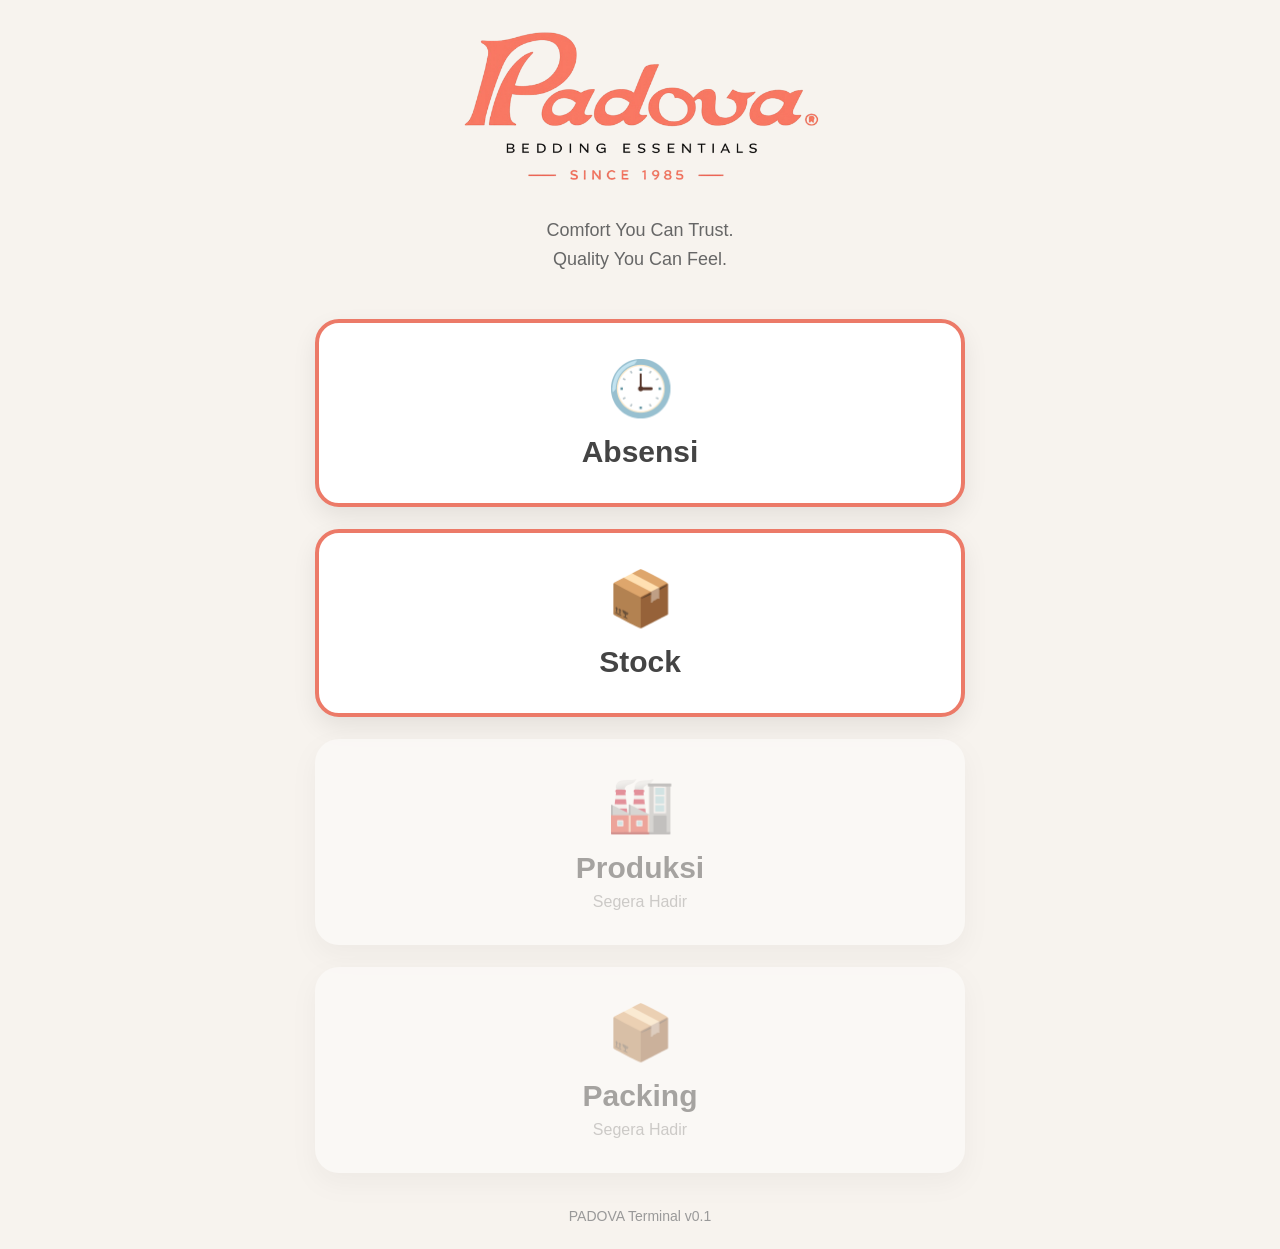
<file: index.html>
<!DOCTYPE html>
<html lang="id">


<head>


<meta charset="UTF-8">


<meta name="viewport" content="width=device-width, initial-scale=1.0">


<title>PADOVA Terminal</title>


<link rel="stylesheet" href="style.css">


</head>


<body>


<div id="home" class="page active">


<div class="container">


<img src="Logo%20Primary.png" class="logo" id="padovaLogo" onclick="handleLogoTap()">


<div class="tagline">


Comfort You Can Trust.<br>
Quality You Can Feel.


</div>


<div class="card activeCard" onclick="showAttendance()">


<div class="icon">🕒</div>


<div class="title">Absensi</div>


</div>


<div class="card activeCard" onclick="showStock()">


<div class="icon">📦</div>


<div class="title">Stock</div>


</div>


<div class="card disabled">


<div class="icon">🏭</div>


<div class="title">Produksi</div>


<div class="subtitle">Segera Hadir</div>


</div>


<div class="card disabled">


<div class="icon">📦</div>


<div class="title">Packing</div>


<div class="subtitle">Segera Hadir</div>


</div>


<div class="version">


PADOVA Terminal v0.1


</div>


</div>


</div>


<div id="attendance" class="page">


<div class="container">


<div class="back" onclick="goHome()">


← Kembali


</div>


<h1>ABSENSI</h1>


<p id="attendanceInstruction" class="instruction">


Scan kartu karyawan kamu untuk memulai absensi.


</p>


<p id="attendanceHint" class="hint">


📸 Setelah scan, tetap diam beberapa detik agar kamera mengambil foto.


</p>


<div id="cameraBox" class="cameraBox">


<video id="cameraPreview" class="cameraPreview" autoplay muted playsinline></video>


<div id="countdownOverlay" class="countdownOverlay" hidden>3...</div>


<div id="cameraFallback" class="cameraFallback">


📷


</div>


<canvas id="selfieCanvas" hidden></canvas>


</div>


<p id="cameraStatus" class="cameraStatus">


Kamera belum aktif.


</p>


<div id="workflowPanel" class="workflowPanel" hidden>


<div id="workflowName" class="workflowName"></div>


<div id="workflowTitle" class="workflowTitle"></div>


<p id="workflowText" class="workflowText"></p>


<div id="attendanceConfirmActions" hidden>


<button type="button" class="primaryButton" onclick="confirmEarlyCheckout()">Ya</button>


<button type="button" class="secondaryButton" onclick="cancelEarlyCheckout()">Batalkan</button>


</div>


</div>


<div id="qrResult" class="qrResult" hidden>


<div class="qrLabel">QR terbaca</div>


<div id="qrEmployeeId" class="qrEmployeeId">-</div>


<div class="attendanceActionBlock">


<div class="qrLabel">Status absensi</div>


<div id="attendanceAction" class="attendanceAction">-</div>


<div id="attendanceNote" class="attendanceNote">-</div>


</div>


</div>


</div>


</div>


<div id="stock" class="page">


<div class="container">


<div class="back" onclick="goHome()">


← Kembali


</div>


<h1>STOCK</h1>


<p id="stockInstruction" class="instruction">


Scan QR barang untuk mulai update stock.


</p>


<div id="stockCameraBox" class="cameraBox">


<video id="stockCameraPreview" class="cameraPreview" autoplay muted playsinline></video>


<div id="stockCameraFallback" class="cameraFallback">


📦


</div>


</div>


<p id="stockStatus" class="cameraStatus">


Kamera belum aktif.


</p>


<div id="stockItemPanel" class="stockItemPanel" hidden>


<div id="stockItemName" class="stockItemName">-</div>


<div id="stockItemSku" class="stockItemSku">-</div>


<div class="stockCurrentBlock">


<div class="qrLabel">Stok Saat Ini</div>


<div id="stockCurrentQty" class="stockCurrentQty">0 pcs</div>


</div>


<div class="stockQuantityBox">


<div class="qrLabel">Jumlah</div>


<div id="stockQuantityControls" class="stockQuantityControls">


<button type="button" class="quantityButton" onpointerdown="startStockQuantityHold(-100)" onpointerup="stopStockQuantityHold()" onpointerleave="stopStockQuantityHold()" onpointercancel="stopStockQuantityHold()">-100</button>


<button type="button" class="quantityButton" onpointerdown="startStockQuantityHold(-10)" onpointerup="stopStockQuantityHold()" onpointerleave="stopStockQuantityHold()" onpointercancel="stopStockQuantityHold()">-10</button>


<button type="button" class="quantityButton" onpointerdown="startStockQuantityHold(-1)" onpointerup="stopStockQuantityHold()" onpointerleave="stopStockQuantityHold()" onpointercancel="stopStockQuantityHold()">-1</button>


<div id="stockQuantityValue" class="stockQuantityValue">0</div>


<button type="button" class="quantityButton" onpointerdown="startStockQuantityHold(1)" onpointerup="stopStockQuantityHold()" onpointerleave="stopStockQuantityHold()" onpointercancel="stopStockQuantityHold()">+1</button>


<button type="button" class="quantityButton" onpointerdown="startStockQuantityHold(10)" onpointerup="stopStockQuantityHold()" onpointerleave="stopStockQuantityHold()" onpointercancel="stopStockQuantityHold()">+10</button>


<button type="button" class="quantityButton" onpointerdown="startStockQuantityHold(100)" onpointerup="stopStockQuantityHold()" onpointerleave="stopStockQuantityHold()" onpointercancel="stopStockQuantityHold()">+100</button>


</div>


</div>


<div class="stockActionGrid">


<button type="button" class="stockActionButton stockInButton" onclick="handleStockAction('masuk')">🟢 MASUK</button>


<button type="button" class="stockActionButton stockOutButton" onclick="handleStockAction('keluar')">🔴 KELUAR</button>


</div>


</div>


<div id="stockSuccessPanel" class="workflowPanel" hidden>


<div id="stockSuccessName" class="workflowName"></div>


<div id="stockSuccessTitle" class="workflowTitle"></div>


<p id="stockSuccessText" class="workflowText"></p>


</div>


</div>


</div>


<div id="adminDashboard" class="page">


<div class="container">


<div class="back" onclick="goHome()">


← Kembali


</div>


<h1>ADMIN</h1>


<p class="instruction">


Pusat kontrol PADOVA Terminal.


</p>


<div class="card disabled">


<div class="icon">👤</div>


<div class="title">Staff</div>


<div class="subtitle">Segera Hadir</div>


</div>


<div class="card disabled">


<div class="icon">📦</div>


<div class="title">Inventory</div>


<div class="subtitle">Segera Hadir</div>


</div>


<div class="card activeCard" onclick="showQrGenerator()">


<div class="icon">🏷</div>


<div class="title">QR Generator</div>


</div>


<div class="card disabled">


<div class="icon">⚙</div>


<div class="title">Settings</div>


<div class="subtitle">Segera Hadir</div>


</div>


</div>


</div>


<div id="qrGenerator" class="page">


<div class="container">


<div class="back" onclick="showAdminDashboard()">


← Kembali


</div>


<h1>QR GENERATOR</h1>


<p class="instruction">


Buat QR code untuk Staff atau Inventory.


</p>


<div id="qrTypeMenu">


<div class="card activeCard" onclick="showQrForm('staff')">


<div class="icon">👤</div>


<div class="title">Staff QR</div>


</div>


<div class="card activeCard" onclick="showQrForm('inventory')">


<div class="icon">📦</div>


<div class="title">Inventory QR</div>


</div>


</div>


<div id="qrFormPanel" class="qrFormPanel" hidden>


<div class="adminSectionHeader">


<button class="secondaryButton" type="button" onclick="showQrTypeMenu()">← Pilih Jenis QR</button>


</div>


<div id="staffQrFields" hidden>


<label class="formLabel" for="staffQrName">Nama</label>


<input id="staffQrName" class="formInput" type="text" autocomplete="off">


<label class="formLabel" for="staffQrId">Staff ID</label>


<input id="staffQrId" class="formInput" type="text" autocomplete="off">


<button class="primaryButton" type="button" onclick="generateStaffQr()">Generate QR</button>


</div>


<div id="inventoryQrFields" hidden>


<label class="formLabel" for="inventoryQrName">Nama Barang</label>


<input id="inventoryQrName" class="formInput" type="text" autocomplete="off">


<label class="formLabel" for="inventoryQrSku">SKU</label>


<input id="inventoryQrSku" class="formInput" type="text" autocomplete="off">


<button class="primaryButton" type="button" onclick="generateInventoryQr()">Generate QR</button>


</div>


<p id="qrGeneratorStatus" class="cameraStatus"></p>


<div id="qrPreviewPanel" class="qrPreviewPanel" hidden>


<canvas id="qrPreviewCanvas" class="qrPreviewCanvas"></canvas>


<div id="qrPreviewLabel" class="qrPreviewLabel"></div>


<button class="primaryButton" type="button" onclick="downloadGeneratedQr()">Download PNG</button>


</div>


</div>


</div>


</div>


<div id="adminPinModal" class="pinModal" hidden>


<div class="pinDialog">


<h2>Masukkan PIN Admin</h2>


<input id="adminPinInput" class="pinInput" type="password" inputmode="numeric" maxlength="4" autocomplete="off" placeholder="••••">


<p id="adminPinError" class="pinError" hidden>PIN salah.</p>


<div class="pinActions">


<button class="secondaryButton" type="button" onclick="closeAdminPinDialog()">Batal</button>


<button class="primaryButton" type="button" onclick="submitAdminPin()">Masuk</button>


</div>


</div>


</div>


<script src="config.js"></script>
<script src="storage.js"></script>
<script src="api.js"></script>
<script src="camera.js"></script>
<script src="attendance.js"></script>
<script src="stock.js"></script>
<script src="qr-generator.js"></script>
<script src="admin.js"></script>
<script src="app.js"></script>


</body>


</html>
</file>
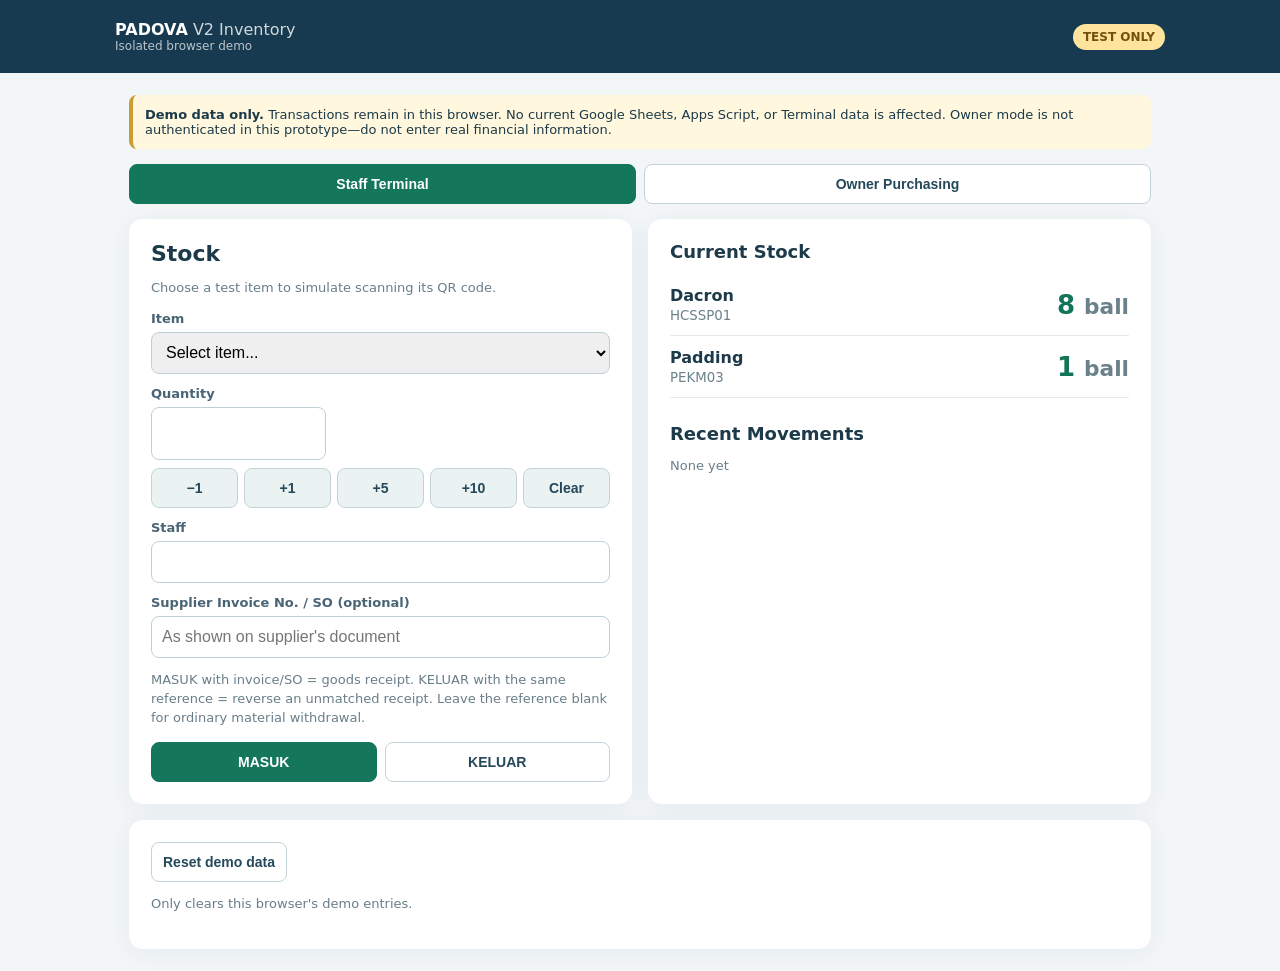
<file: v2-prototype/index.html>
<!doctype html>
<html lang="en"><head><meta charset="utf-8"><meta name="viewport" content="width=device-width,initial-scale=1"><title>PADOVA V2 Inventory Demo</title>
<style>
:root{font-family:system-ui,-apple-system,sans-serif;color:#1c3a49;background:#f2f6f7}*{box-sizing:border-box}body{margin:0}header{background:#183a50;color:white;padding:20px}header>div{max-width:1050px;margin:auto;display:flex;align-items:center;justify-content:space-between}main{max-width:1050px;margin:22px auto;padding:0 14px}.tag{font-size:12px;color:#74520d;background:#ffe49c;padding:6px 10px;border-radius:15px;font-weight:700}.tabs{display:flex;gap:8px;margin-bottom:15px}.tabs button{flex:1}.grid{display:grid;grid-template-columns:1fr 1fr;gap:16px}.card{background:white;padding:22px;border-radius:14px;box-shadow:0 4px 24px #183a500f;margin-bottom:16px}h1{font-size:22px;margin:0 0 12px}h2{font-size:18px;margin:0 0 12px}p{line-height:1.45}.muted{font-size:13px;color:#697e89}label{font-size:13px;font-weight:700;color:#496475;display:block;margin:12px 0 6px}input,select{border:1px solid #bed0d6;border-radius:8px;padding:10px;width:100%;font-size:16px;min-height:42px}button{border:1px solid #c4d3da;border-radius:8px;background:white;padding:11px;font-size:14px;font-weight:700;color:#25485a;cursor:pointer;touch-action:manipulation}button.primary,.tabs button.active{background:#14775c;color:white;border-color:#14775c}.stepper{display:flex;gap:6px;margin-top:8px;flex-wrap:wrap}.stepper button{flex:1;background:#eaf3f2}.qty{display:flex;align-items:center;gap:10px}.qty input{max-width:175px;text-align:center;font-size:27px;font-weight:700}.note{padding:12px;background:#fff7de;border-left:4px solid #ca9d34;border-radius:8px;font-size:13px;margin-bottom:15px}.good{background:#e4f4ec;color:#196848;padding:10px;border-radius:8px}.status{padding:10px;background:#e4f4ec;color:#196848;border-radius:8px;margin-top:12px;display:none}.status.bad{background:#ffe6e4;color:#983c35}.line{padding:12px 0;border-bottom:1px solid #e3ebef;display:flex;align-items:center;justify-content:space-between;gap:12px}.line small{display:block;color:#6b818a;margin-top:3px}.line button{padding:5px 9px;font-size:12px}.receipt{padding:10px;background:#f5fafb;border:1px solid #dce7eb;border-radius:9px;margin-top:8px}.receipt input[type=checkbox]{width:auto;min-height:0}.receipt input[type=number]{width:110px;min-height:34px;float:right}.pill{font-size:11px;background:#fff1cc;color:#855d0c;border-radius:6px;padding:5px 7px}.pill.matched{background:#ddf4e9;color:#17664a}#owner{display:none}.wide{width:100%;margin-top:10px}.summary{font-size:26px;font-weight:800;color:#137457}.actions{display:flex;gap:8px;margin-top:15px}.actions button{flex:1}@media(max-width:720px){.grid{grid-template-columns:1fr}.card{padding:17px}header{padding:14px}}
</style></head><body>
<header><div><div><b>PADOVA</b> <span style="opacity:.8">V2 Inventory</span><div style="font-size:12px;opacity:.7">Isolated browser demo</div></div><span class="tag">TEST ONLY</span></div></header>
<main><div class="note"><b>Demo data only.</b> Transactions remain in this browser. No current Google Sheets, Apps Script, or Terminal data is affected. Owner mode is not authenticated in this prototype—do not enter real financial information.</div>
<div class="tabs"><button id="staffTab" class="active">Staff Terminal</button><button id="ownerTab">Owner Purchasing</button></div>
<section id="staff"><div class="grid"><div class="card"><h1>Stock</h1><p class="muted">Choose a test item to simulate scanning its QR code.</p><label>Item</label><select id="stockItem"></select><label>Quantity</label><div class="qty"><input id="stockQty" type="number" inputmode="numeric" min="1" step="1" value="1"><span id="stockUnit">ball</span></div><div class="stepper"><button data-qty="-1">−1</button><button data-qty="1">+1</button><button data-qty="5">+5</button><button data-qty="10">+10</button><button id="clearQty">Clear</button></div><label>Staff</label><input id="staffName" value="DEMO STAFF"><label>Supplier Invoice No. / SO (optional)</label><input id="supplierDoc" placeholder="As shown on supplier's document"><div class="actions"><button class="primary" id="inButton">MASUK</button><button id="outButton">KELUAR</button></div><div class="status" id="stockStatus"></div></div><div class="card"><h2>Current Stock</h2><div id="stockList"></div><h2 style="margin-top:25px">Recent Movements</h2><div id="movementList"></div></div></div></section>
<section id="owner"><div class="grid"><div class="card"><h1 id="purchaseHeading">New Purchase</h1><p class="muted">Supplier invoice and stock receipt are separate records.</p><div class="good" id="editNotice" style="display:none">Editing existing purchase. Correct the quantity or matching and save changes.</div><label>Supplier</label><input id="supplier" value="DEMO SUPPLIER"><label>Supplier Invoice No.</label><input id="invoice" value="TEST-INV-001"><label>Item</label><select id="purchaseItem"></select><label>Invoice Qty (operational unit)</label><input id="invoiceQty" type="number" inputmode="decimal" min="1" step="any" value="20"><label>Unit Cost (demo Rp)</label><input id="unitCost" type="number" inputmode="decimal" min="0" value="22000"><label>Match Goods Receipt</label><div id="matchHint" class="muted">Enter the supplier invoice number to see matching receipts.</div><div id="receiptOptions"></div><div id="matchQuantityNotice" style="font-size:13px;color:#9c6315;margin-top:8px"></div><label style="font-weight:400"><input id="showAllReceipts" type="checkbox" style="width:auto;min-height:0"> Show other unmatched receipts (manual matching)</label><button class="primary wide" id="purchaseButton">SAVE PURCHASE</button><button class="wide" id="newPurchase">NEW PURCHASE / CANCEL EDIT</button><div class="status" id="purchaseStatus"></div></div><div class="card"><h2>Unmatched Goods Receipts</h2><div id="unmatchedList"></div><h2 style="margin-top:24px">Purchasing History</h2><p class="muted">Edit a saved invoice here if its quantity or matching was incorrect.</p><div id="purchaseList"></div></div></div></section>
<div class="card"><button id="resetButton">Reset demo data</button><p class="muted">Only clears this browser's demo entries.</p></div></main><script type="module" src="./prototype.mjs"></script></body></html>
</file>
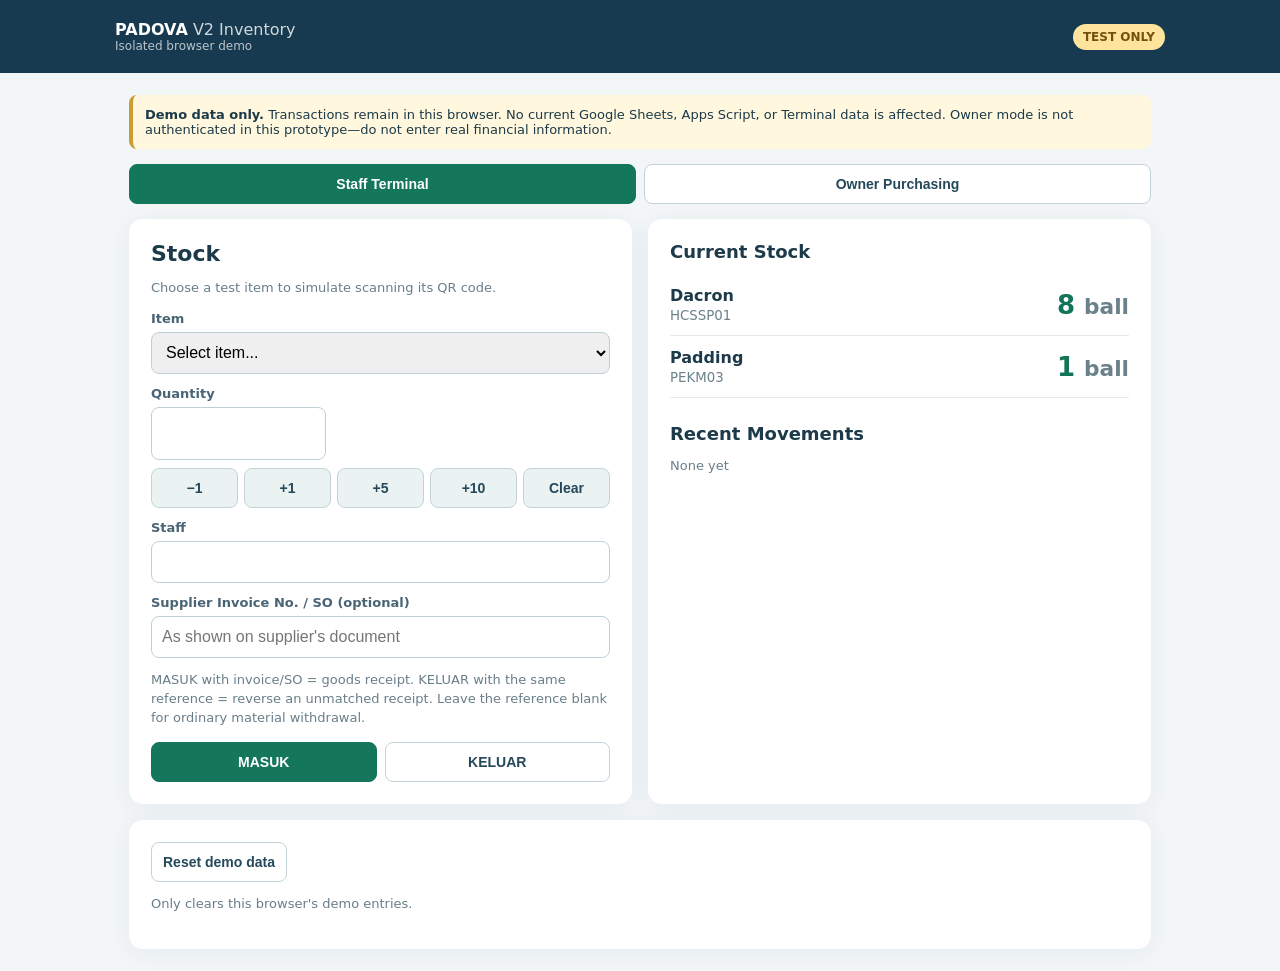
<file: v2-prototype/PADOVA_V2_Inventory_Demo.html>
<!doctype html>
<html lang="en"><head><meta charset="utf-8"><meta name="viewport" content="width=device-width,initial-scale=1"><title>PADOVA V2 Inventory Demo</title>
<style>
:root{font-family:system-ui,-apple-system,sans-serif;color:#1c3a49;background:#f2f6f7}*{box-sizing:border-box}body{margin:0}header{background:#183a50;color:white;padding:20px}header>div{max-width:1050px;margin:auto;display:flex;align-items:center;justify-content:space-between}main{max-width:1050px;margin:22px auto;padding:0 14px}.tag{font-size:12px;color:#74520d;background:#ffe49c;padding:6px 10px;border-radius:15px;font-weight:700}.tabs{display:flex;gap:8px;margin-bottom:15px}.tabs button{flex:1}.grid{display:grid;grid-template-columns:1fr 1fr;gap:16px}.card{background:white;padding:22px;border-radius:14px;box-shadow:0 4px 24px #183a500f;margin-bottom:16px}h1{font-size:22px;margin:0 0 12px}h2{font-size:18px;margin:0 0 12px}p{line-height:1.45}.muted{font-size:13px;color:#697e89}label{font-size:13px;font-weight:700;color:#496475;display:block;margin:12px 0 6px}input,select{border:1px solid #bed0d6;border-radius:8px;padding:10px;width:100%;font-size:16px;min-height:42px}button{border:1px solid #c4d3da;border-radius:8px;background:white;padding:11px;font-size:14px;font-weight:700;color:#25485a;cursor:pointer;touch-action:manipulation}button.primary,.tabs button.active{background:#14775c;color:white;border-color:#14775c}.stepper{display:flex;gap:6px;margin-top:8px;flex-wrap:wrap}.stepper button{flex:1;background:#eaf3f2}.qty{display:flex;align-items:center;gap:10px}.qty input{max-width:175px;text-align:center;font-size:27px;font-weight:700}.note{padding:12px;background:#fff7de;border-left:4px solid #ca9d34;border-radius:8px;font-size:13px;margin-bottom:15px}.good{background:#e4f4ec;color:#196848;padding:10px;border-radius:8px}.status{padding:10px;background:#e4f4ec;color:#196848;border-radius:8px;margin-top:12px;display:none}.status.bad{background:#ffe6e4;color:#983c35}.line{padding:12px 0;border-bottom:1px solid #e3ebef;display:flex;align-items:center;justify-content:space-between;gap:12px}.line small{display:block;color:#6b818a;margin-top:3px}.line button{padding:5px 9px;font-size:12px}.receipt{padding:10px;background:#f5fafb;border:1px solid #dce7eb;border-radius:9px;margin-top:8px}.receipt input[type=checkbox]{width:auto;min-height:0}.receipt input[type=number]{width:110px;min-height:34px;float:right}.pill{font-size:11px;background:#fff1cc;color:#855d0c;border-radius:6px;padding:5px 7px}.pill.matched{background:#ddf4e9;color:#17664a}#owner{display:none}.wide{width:100%;margin-top:10px}.summary{font-size:26px;font-weight:800;color:#137457}.actions{display:flex;gap:8px;margin-top:15px}.actions button{flex:1}@media(max-width:720px){.grid{grid-template-columns:1fr}.card{padding:17px}header{padding:14px}}
</style></head><body>
<header><div><div><b>PADOVA</b> <span style="opacity:.8">V2 Inventory</span><div style="font-size:12px;opacity:.7">Isolated browser demo</div></div><span class="tag">TEST ONLY</span></div></header>
<main><div class="note"><b>Demo data only.</b> Transactions remain in this browser. No current Google Sheets, Apps Script, or Terminal data is affected. Owner mode is not authenticated in this prototype—do not enter real financial information.</div>
<div class="tabs"><button id="staffTab" class="active">Staff Terminal</button><button id="ownerTab">Owner Purchasing</button></div>
<section id="staff"><div class="grid"><div class="card"><h1>Stock</h1><p class="muted">Choose a test item to simulate scanning its QR code.</p><label>Item</label><select id="stockItem"></select><label>Quantity</label><div class="qty"><input id="stockQty" type="number" inputmode="numeric" min="1" step="1" value="1"><span id="stockUnit">ball</span></div><div class="stepper"><button data-qty="-1">−1</button><button data-qty="1">+1</button><button data-qty="5">+5</button><button data-qty="10">+10</button><button id="clearQty">Clear</button></div><label>Staff</label><input id="staffName" value="DEMO STAFF"><label>Supplier Invoice No. / SO (optional)</label><input id="supplierDoc" placeholder="As shown on supplier's document"><div class="actions"><button class="primary" id="inButton">MASUK</button><button id="outButton">KELUAR</button></div><div class="status" id="stockStatus"></div></div><div class="card"><h2>Current Stock</h2><div id="stockList"></div><h2 style="margin-top:25px">Recent Movements</h2><div id="movementList"></div></div></div></section>
<section id="owner"><div class="grid"><div class="card"><h1 id="purchaseHeading">New Purchase</h1><p class="muted">Supplier invoice and stock receipt are separate records.</p><div class="good" id="editNotice" style="display:none">Editing existing purchase. Correct the quantity or matching and save changes.</div><label>Supplier</label><input id="supplier" value="DEMO SUPPLIER"><label>Supplier Invoice No.</label><input id="invoice" value="TEST-INV-001"><label>Item</label><select id="purchaseItem"></select><label>Invoice Qty (operational unit)</label><input id="invoiceQty" type="number" inputmode="decimal" min="1" step="any" value="20"><label>Unit Cost (demo Rp)</label><input id="unitCost" type="number" inputmode="decimal" min="0" value="22000"><label>Match Goods Receipt</label><div id="matchHint" class="muted">Enter the supplier invoice number to see matching receipts.</div><div id="receiptOptions"></div><div id="matchQuantityNotice" style="font-size:13px;color:#9c6315;margin-top:8px"></div><label style="font-weight:400"><input id="showAllReceipts" type="checkbox" style="width:auto;min-height:0"> Show other unmatched receipts (manual matching)</label><button class="primary wide" id="purchaseButton">SAVE PURCHASE</button><button class="wide" id="newPurchase">NEW PURCHASE / CANCEL EDIT</button><div class="status" id="purchaseStatus"></div></div><div class="card"><h2>Unmatched Goods Receipts</h2><div id="unmatchedList"></div><h2 style="margin-top:24px">Purchasing History</h2><p class="muted">Edit a saved invoice here if its quantity or matching was incorrect.</p><div id="purchaseList"></div></div></div></section>
<div class="card"><button id="resetButton">Reset demo data</button><p class="muted">Only clears this browser's demo entries.</p></div></main><script>
// PADOVA V2 staging prototype. Local demo data only; no production integrations.
const DEMO_ITEMS = [{code:'HCSSP01',name:'Dacron',unit:'ball',opening:8},{code:'PEKM03',name:'Padding',unit:'ball',opening:1}];
const MOVEMENT_TYPES = Object.freeze({GOODS_RECEIPT:1,PRODUCTION_FINISHED:1,MATERIAL_ISSUE:-1,DISPATCH:-1,CORRECTION_IN:1,CORRECTION_OUT:-1});
const validQty = q => Number.isFinite(Number(q)) && Number(q)>0;
const unique = (rows, field, id) => rows.some(row=>row[field]===id);
function initialState(){return {items:structuredClone(DEMO_ITEMS),receipts:[],movements:[],purchases:[],corrections:[]};}
function balance(state,code){const item=state.items.find(x=>x.code===code);if(!item)throw Error('Item not found');return item.opening+state.movements.filter(x=>x.itemCode===code&&x.status==='POSTED').reduce((n,x)=>n+MOVEMENT_TYPES[x.type]*x.qty,0);}
function postMovement(state,entry){
  if(!state.items.some(x=>x.code===entry.itemCode))throw Error('Item not found');
  if(!validQty(entry.qty)||!MOVEMENT_TYPES[entry.type])throw Error('Invalid movement');
  if(!entry.requestId)throw Error('Request ID required');
  const prior=state.movements.find(x=>x.requestId===entry.requestId);
  if(prior)return {movement:prior,duplicate:true};
  const qty=Number(entry.qty);
  if(MOVEMENT_TYPES[entry.type]<0&&balance(state,entry.itemCode)<qty)throw Error('Insufficient stock');
  const movement={id:`MOV-${crypto.randomUUID()}`,requestId:entry.requestId,itemCode:entry.itemCode,type:entry.type,qty,ref:entry.ref??'',staff:entry.staff??'Staff',time:new Date().toISOString(),status:'POSTED'};
  state.movements.push(movement);
  return {movement,duplicate:false};
}
function receiveGoods(state,{itemCode,qty,staff='Staff',supplierDoc='',requestId}){
  if(!requestId)throw Error('Request ID required');
  const existing=state.receipts.find(x=>x.requestId===requestId);
  if(existing)return {receipt:existing,duplicate:true};
  if(!validQty(qty))throw Error('Quantity must be positive');
  const receipt={id:`GR-${crypto.randomUUID()}`,requestId,itemCode,qty:Number(qty),originalQty:Number(qty),staff,supplierDoc,time:new Date().toISOString(),status:'ACTIVE'};
  const movement=postMovement(state,{itemCode,qty,type:'GOODS_RECEIPT',requestId,ref:receipt.id,staff});
  state.receipts.push(receipt);
  return {receipt,movement:movement.movement,duplicate:false};
}
function reverseGoodsReceipt(state,{itemCode,qty,supplierDoc,staff='Staff',requestId}){
  if(!requestId||!String(supplierDoc??'').trim()||!validQty(qty))throw Error('Item, supplier reference, quantity and request ID required');
  const prior=state.movements.find(m=>m.requestId===requestId);
  if(prior)return {movement:prior,duplicate:true};
  const reference=String(supplierDoc).trim().toUpperCase();
  const candidates=state.receipts.filter(r=>r.itemCode===itemCode&&String(r.supplierDoc??'').trim().toUpperCase()===reference&&unmatchedQty(state,r.id)>0).reverse();
  let remaining=Number(qty);const adjustments=[];
  for(const r of candidates){
    const deduct=Math.min(remaining,unmatchedQty(state,r.id));
    if(deduct>0)adjustments.push({receipt:r,qty:deduct});
    remaining-=deduct;
    if(remaining<=0)break;
  }
  if(remaining>0)throw Error('Cannot reverse: no sufficient unmatched goods receipt with this item and invoice number. Ask management to review.');
  // Post one offsetting movement; the original receipt and transaction remain in history.
  const result=postMovement(state,{itemCode,qty,type:'CORRECTION_OUT',requestId,staff,ref:adjustments.map(a=>a.receipt.id).join(',')});
  for(const a of adjustments){
    const oldQty=a.receipt.qty;a.receipt.qty-=a.qty;
    if(a.receipt.qty===0)a.receipt.status='REVERSED';
    (state.corrections??=[]).push({kind:'RECEIPT_REVERSAL',receiptId:a.receipt.id,oldQty,newQty:a.receipt.qty,reason:`KELUAR correction for ${supplierDoc}`,staff,time:new Date().toISOString()});
  }
  return {movement:result.movement,duplicate:false,reversedQty:Number(qty)};
}
function unmatchedQty(state,receiptId){
  const receipt=state.receipts.find(x=>x.id===receiptId);if(!receipt)throw Error('Receipt not found');
  const used=state.purchases.reduce((n,p)=>n+(p.receiptAllocations??[]).filter(a=>a.receiptId===receiptId).reduce((k,a)=>k+a.qty,0),0);
  return Math.max(0,receipt.qty-used);
}
function suggestedReceipts(state,{invoice,itemCode}){
  const reference=String(invoice??'').trim().toUpperCase();
  if(!reference)return [];
  return state.receipts.filter(r=>r.itemCode===itemCode&&String(r.supplierDoc??'').trim().toUpperCase()===reference&&unmatchedQty(state,r.id)>0);
}
function selectedReceiptQuantity(state,receiptIds,editingPurchaseId=null){
  const existing=state.purchases.find(p=>p.id===editingPurchaseId);
  return [...new Set(receiptIds)].reduce((total,id)=>{
    const previouslyAllocated=existing?.receiptAllocations?.find(a=>a.receiptId===id)?.qty??0;
    return total+unmatchedQty(state,id)+previouslyAllocated;
  },0);
}
function commonSupplierReference(state,receiptIds){
  const selected=[...new Set(receiptIds)].map(id=>state.receipts.find(r=>r.id===id));
  if(!selected.length||selected.some(r=>!r?.supplierDoc?.trim()))return null;
  const normalized=[...new Set(selected.map(r=>r.supplierDoc.trim().toUpperCase()))];
  return normalized.length===1?selected[0].supplierDoc.trim():null;
}
function savePurchase(state,{id=null,invoice,supplier,itemCode,invoiceQty,unitCost,receiptAllocations=[],autoMatch=false}){
  if(!invoice||!supplier||!state.items.some(x=>x.code===itemCode)||!validQty(invoiceQty)||!Number.isFinite(Number(unitCost))||Number(unitCost)<0)throw Error('Complete supplier, invoice, item, quantity and cost');
  const existing=id?state.purchases.find(p=>p.id===id):null;
  if(id&&!existing)throw Error('Purchase not found');
  if(state.purchases.some(p=>p.id!==id&&p.invoice===invoice&&p.supplier===supplier&&p.itemCode===itemCode))throw Error('Purchase already exists. Edit that record instead.');
  // Reconcile the *saved* supplier reference, not only checkbox state in the browser.
  // Existing allocations from this purchase are temporarily available for re-matching.
  if(autoMatch){
    let remaining=Number(invoiceQty);
    const key=String(invoice).trim().toUpperCase();
    receiptAllocations=state.receipts.filter(r=>r.itemCode===itemCode&&String(r.supplierDoc??'').trim().toUpperCase()===key).map(r=>{
      const previous=existing?.receiptAllocations?.find(a=>a.receiptId===r.id)?.qty??0;
      const qty=Math.max(0,Math.min(remaining,unmatchedQty(state,r.id)+previous));
      remaining-=qty;
      return {receiptId:r.id,qty};
    }).filter(a=>a.qty>0);
  }
  const seen=new Set();let totalAllocated=0;
  for(const a of receiptAllocations){
    if(seen.has(a.receiptId))throw Error('Receipt selected twice');seen.add(a.receiptId);
    const r=state.receipts.find(x=>x.id===a.receiptId);
    const previouslyAllocated=existing?.receiptAllocations?.find(x=>x.receiptId===a.receiptId)?.qty??0;
    if(!r||r.itemCode!==itemCode||!validQty(a.qty)||Number(a.qty)>unmatchedQty(state,a.receiptId)+previouslyAllocated)throw Error('Receipt allocation exceeds available quantity');
    totalAllocated+=Number(a.qty);
  }
  if(totalAllocated>Number(invoiceQty))throw Error('Allocated quantity exceeds invoice quantity');
  const sourceQty=receiptAllocations.reduce((n,a)=>{
    const r=state.receipts.find(x=>x.id===a.receiptId);
    const otherPurchasesUsed=state.purchases.filter(p=>p.id!==id).reduce((k,p)=>k+(p.receiptAllocations??[]).filter(v=>v.receiptId===a.receiptId).reduce((j,v)=>j+v.qty,0),0);
    return n+(r?.qty??0)-otherPurchasesUsed;
  },0);
  const status=totalAllocated===0?'PENDING MATCHING':totalAllocated===Number(invoiceQty)&&sourceQty===Number(invoiceQty)?'MATCHED':'PARTIALLY MATCHED';
  const purchase={id:id??`PUR-${crypto.randomUUID()}`,invoice,supplier,itemCode,invoiceQty:Number(invoiceQty),unitCost:Number(unitCost),receiptAllocations:receiptAllocations.map(a=>({receiptId:a.receiptId,qty:Number(a.qty)})),status,time:existing?.time??new Date().toISOString(),updatedAt:new Date().toISOString()};
  if(existing)Object.assign(existing,purchase);else state.purchases.push(purchase); // No stock movement, ever.
  return purchase;
}
const createPurchase=(state,args)=>savePurchase(state,args);
function correctReceipt(state,{receiptId,correctQty,reason,owner='OWNER'}){
  const receipt=state.receipts.find(r=>r.id===receiptId);
  if(!receipt||!validQty(correctQty)||!reason?.trim())throw Error('Select receipt, corrected quantity, and reason');
  const allocated=receipt.qty-unmatchedQty(state,receiptId);
  if(Number(correctQty)<allocated)throw Error('Corrected receipt cannot be less than quantity already matched to purchases');
  const delta=Number(correctQty)-receipt.qty;
  if(delta===0)return receipt;
  // Correct stock via a new, traceable movement; do not erase the original receipt or movement.
  postMovement(state,{itemCode:receipt.itemCode,qty:Math.abs(delta),type:delta>0?'CORRECTION_IN':'CORRECTION_OUT',requestId:crypto.randomUUID(),ref:receipt.id,staff:owner});
  (state.corrections??=[]).push({receiptId,oldQty:receipt.qty,newQty:Number(correctQty),reason:reason.trim(),owner,time:new Date().toISOString()});
  receipt.qty=Number(correctQty);
  return receipt;
}

const KEY='padova-v2-demo-v1';const $=id=>document.getElementById(id);
const esc=x=>String(x??'').replace(/[&<>"']/g,c=>({'&':'&amp;','<':'&lt;','>':'&gt;','"':'&quot;',"'":'&#39;'}[c]));
let state;try{const x=JSON.parse(localStorage.getItem(KEY));state=x?.items&&x?.receipts&&x?.purchases&&x?.movements?x:initialState()}catch{state=initialState()}
let editingId=null;
let manualMatchOverride=false;
const itemName=code=>state.items.find(x=>x.code===code)?.name??code;
const options=()=>'<option value="">Select item...</option>'+state.items.map(i=>`<option value="${esc(i.code)}">${esc(i.name)} (${esc(i.code)})</option>`).join('');
function persist(){localStorage.setItem(KEY,JSON.stringify(state));draw();}
function message(id,s,bad=false){const e=$(id);e.textContent=s;e.style.display='block';e.className='status'+(bad?' bad':'');}
function showStaff(show){$('staff').style.display=show?'block':'none';$('owner').style.display=show?'none':'block';$('staffTab').className=show?'active':'';$('ownerTab').className=show?'':'active';draw();}
function editPurchase(id){const p=state.purchases.find(x=>x.id===id);if(!p)return;editingId=id;manualMatchOverride=false;$('supplier').value=p.supplier;$('invoice').value=p.invoice;$('purchaseItem').value=p.itemCode;$('invoiceQty').value=p.invoiceQty;$('unitCost').value=p.unitCost;draw();$('purchaseHeading').textContent='Edit Purchase';$('editNotice').style.display='block';$('purchaseButton').textContent='SAVE CHANGES';$('purchaseHeading').scrollIntoView({behavior:'smooth'});}
function newPurchase(){editingId=null;manualMatchOverride=false;$('purchaseHeading').textContent='New Purchase';$('editNotice').style.display='none';$('purchaseButton').textContent='SAVE PURCHASE';$('supplier').value='';$('invoice').value='';$('purchaseItem').value='';$('invoiceQty').value='';$('unitCost').value='';$('showAllReceipts').checked=false;draw();}
function clearStaffEntry(){
 $('stockItem').value='';$('stockQty').value='';$('stockUnit').textContent='';$('staffName').value='';$('supplierDoc').value='';
 draw();
}
function checkedReceiptIds(){return [...document.querySelectorAll('.receiptPick:checked')].map(x=>x.dataset.id);}
function refreshQuantityRelation(){
 const ids=checkedReceiptIds();
 const selected=ids.length?selectedReceiptQuantity(state,ids,editingId):0;
 const entered=Number($('invoiceQty').value);
 const relation=ids.length&&entered>0&&selected!==entered?` Selected receipt qty ${selected}; purchasing qty ${entered}. Difference: ${Math.abs(selected-entered)}.`:'';
 $('matchQuantityNotice').textContent=relation;
}
function syncQuantityFromCheckedReceipts(){
 manualMatchOverride=true;
 const ids=checkedReceiptIds();
 $('invoiceQty').value=ids.length?selectedReceiptQuantity(state,ids,editingId):'';
 const ref=commonSupplierReference(state,ids);
 if(ref){
  $('invoice').value=ref;
  $('matchHint').textContent=`Supplier reference ${ref} is linked to the selected goods receipt(s).`;
 }else if(ids.length){
  $('matchHint').textContent='Selected receipts have different or missing supplier references. Verify the invoice number manually before saving.';
 }
 refreshQuantityRelation();
}
function draw(){
 $('stockUnit').textContent=state.items.find(x=>x.code===$('stockItem').value)?.unit??'';
 $('stockList').innerHTML=state.items.map(i=>`<div class="line"><span><b>${esc(i.name)}</b><small>${esc(i.code)}</small></span><span class="summary">${balance(state,i.code)} <small style="display:inline">${esc(i.unit)}</small></span></div>`).join('');
 $('movementList').innerHTML=state.movements.slice(-5).reverse().map(m=>`<div class="line"><span>${esc(m.type.replaceAll('_',' '))}<small>${esc(itemName(m.itemCode))}</small></span><b>${m.type.includes('ISSUE')||m.type.includes('OUT')||m.type==='DISPATCH'?'−':'+'}${m.qty}</b></div>`).join('')||'<p class="muted">None yet</p>';
 $('unmatchedList').innerHTML=state.receipts.filter(r=>unmatchedQty(state,r.id)>0).map(r=>`<div class="line"><span>${esc(itemName(r.itemCode))}<small>Invoice/SO: ${esc(r.supplierDoc||'not supplied')}</small></span><b>${unmatchedQty(state,r.id)} available</b></div>`).join('')||'<p class="muted">All receipts matched, or no receipts yet.</p>';
 $('purchaseList').innerHTML=state.purchases.slice().reverse().map(p=>`<div class="line"><span><b>${esc(p.invoice)}</b><small>${esc(p.supplier)} · ${esc(itemName(p.itemCode))} · ${p.invoiceQty}</small><span class="pill ${p.status==='MATCHED'?'matched':''}">${esc(p.status)}</span></span><button data-edit="${esc(p.id)}">Edit</button></div>`).join('')||'<p class="muted">No purchases yet.</p>';
 document.querySelectorAll('[data-edit]').forEach(b=>b.onclick=()=>editPurchase(b.dataset.edit));
 const selected=state.purchases.find(p=>p.id===editingId);const current=selected?.receiptAllocations??[];
 const doc=$('invoice').value.trim().toUpperCase();
 const candidates=state.receipts.filter(r=>r.itemCode===$('purchaseItem').value&&(unmatchedQty(state,r.id)>0||current.some(a=>a.receiptId===r.id))&&($('showAllReceipts').checked||(doc&&String(r.supplierDoc||'').trim().toUpperCase()===doc)||current.some(a=>a.receiptId===r.id)));
 const suggested=candidates.filter(r=>doc&&String(r.supplierDoc||'').trim().toUpperCase()===doc);
 $('matchHint').textContent=suggested.length?`${suggested.length} receipt(s) found under this invoice number. Saving will reconcile automatically; use the checkbox to override manually.`:'No matching receipt found under this invoice number. You may still save as Pending Matching or show other receipts.';
 $('receiptOptions').innerHTML=candidates.map(r=>{const prev=current.find(a=>a.receiptId===r.id)?.qty??0;const max=unmatchedQty(state,r.id)+prev;const match=doc&&String(r.supplierDoc||'').trim().toUpperCase()===doc;return `<label class="receipt"><input type="checkbox" class="receiptPick" data-id="${esc(r.id)}" ${prev?'checked':''}> <b>${esc(itemName(r.itemCode))} — ${max} ${esc(state.items.find(i=>i.code===r.itemCode)?.unit)} available</b><small>Supplier ref: ${esc(r.supplierDoc||'none')} ${match?'· Suggested match':'· Manual match'}</small></label>`}).join('');
 document.querySelectorAll('.receiptPick').forEach(box=>box.onchange=syncQuantityFromCheckedReceipts);
 const quantity=Number($('invoiceQty').value);
 const totalSuggested=suggested.reduce((n,r)=>n+unmatchedQty(state,r.id)+(current.find(a=>a.receiptId===r.id)?.qty??0),0);
 if(suggested.length&&quantity>0&&totalSuggested!==quantity)$('matchHint').textContent+=` Quantity discrepancy: invoice ${quantity}, available receipt quantity ${totalSuggested}. Review before saving.`;
 refreshQuantityRelation();
}
function selectedAllocations(){let remaining=Number($('invoiceQty').value);const existing=state.purchases.find(p=>p.id===editingId);return [...document.querySelectorAll('.receiptPick:checked')].map(e=>{const prev=existing?.receiptAllocations?.find(a=>a.receiptId===e.dataset.id)?.qty??0;const qty=Math.max(0,Math.min(remaining,unmatchedQty(state,e.dataset.id)+prev));remaining-=qty;return {receiptId:e.dataset.id,qty}}).filter(x=>x.qty>0);}
$('staffTab').onclick=()=>showStaff(true);$('ownerTab').onclick=()=>showStaff(false);$('stockItem').onchange=draw;$('purchaseItem').onchange=()=>{if(editingId){const p=state.purchases.find(x=>x.id===editingId);if(p&&p.itemCode!==$('purchaseItem').value)message('purchaseStatus','Changing items removes previous allocations; review before saving.',true)}draw()};
$('invoice').oninput=()=>{manualMatchOverride=false;draw()};$('showAllReceipts').onchange=draw;$('invoiceQty').oninput=refreshQuantityRelation;
document.querySelectorAll('[data-qty]').forEach(b=>b.onclick=()=>{$('stockQty').value=Math.max(0,(Number($('stockQty').value)||0)+Number(b.dataset.qty));});
$('clearQty').onclick=()=>{$('stockQty').value='';$('stockQty').focus()};$('stockQty').onclick=e=>e.target.select();
$('inButton').onclick=()=>{try{const r=receiveGoods(state,{itemCode:$('stockItem').value,qty:$('stockQty').value,staff:$('staffName').value,supplierDoc:$('supplierDoc').value.trim(),requestId:crypto.randomUUID()});const finalStock=balance(state,r.receipt.itemCode);persist();clearStaffEntry();message('stockStatus',`Received ${r.receipt.qty}. Reference: ${r.receipt.supplierDoc||'not provided'}. Stock is now ${finalStock}. Ready for next entry.`)}catch(e){message('stockStatus',e.message,true)}};
$('outButton').onclick=()=>{try{const item=$('stockItem').value;const reference=$('supplierDoc').value.trim();if(reference){reverseGoodsReceipt(state,{itemCode:item,qty:$('stockQty').value,staff:$('staffName').value,supplierDoc:reference,requestId:crypto.randomUUID()})}else{postMovement(state,{itemCode:item,qty:$('stockQty').value,staff:$('staffName').value,type:'MATERIAL_ISSUE',requestId:crypto.randomUUID()})}const finalStock=balance(state,item);persist();clearStaffEntry();message('stockStatus',`${reference?'Goods receipt corrected':'Materials taken'}. Stock is now ${finalStock}. Ready for next entry.`)}catch(e){message('stockStatus',e.message,true)}};
$('purchaseButton').onclick=()=>{try{const p=savePurchase(state,{id:editingId,invoice:$('invoice').value.trim(),supplier:$('supplier').value.trim(),itemCode:$('purchaseItem').value,invoiceQty:$('invoiceQty').value,unitCost:$('unitCost').value,receiptAllocations:selectedAllocations(),autoMatch:!manualMatchOverride});persist();newPurchase();message('purchaseStatus',`Saved invoice ${p.invoice}: ${p.status}. Stock unchanged. Ready for next entry.`)}catch(e){message('purchaseStatus',e.message,true)}};
$('newPurchase').onclick=newPurchase;
$('resetButton').onclick=()=>{if(confirm('Clear this browser\'s V2 demo data?')){state=initialState();editingId=null;persist();newPurchase();clearStaffEntry();message('stockStatus','Demo reset.')}};
$('supplierDoc').insertAdjacentHTML('afterend','<p class="muted">MASUK with invoice/SO = goods receipt. KELUAR with the same reference = reverse an unmatched receipt. Leave the reference blank for ordinary material withdrawal.</p>');
$('stockItem').innerHTML=options();$('purchaseItem').innerHTML=options();newPurchase();clearStaffEntry();

</script></body></html>
</file>
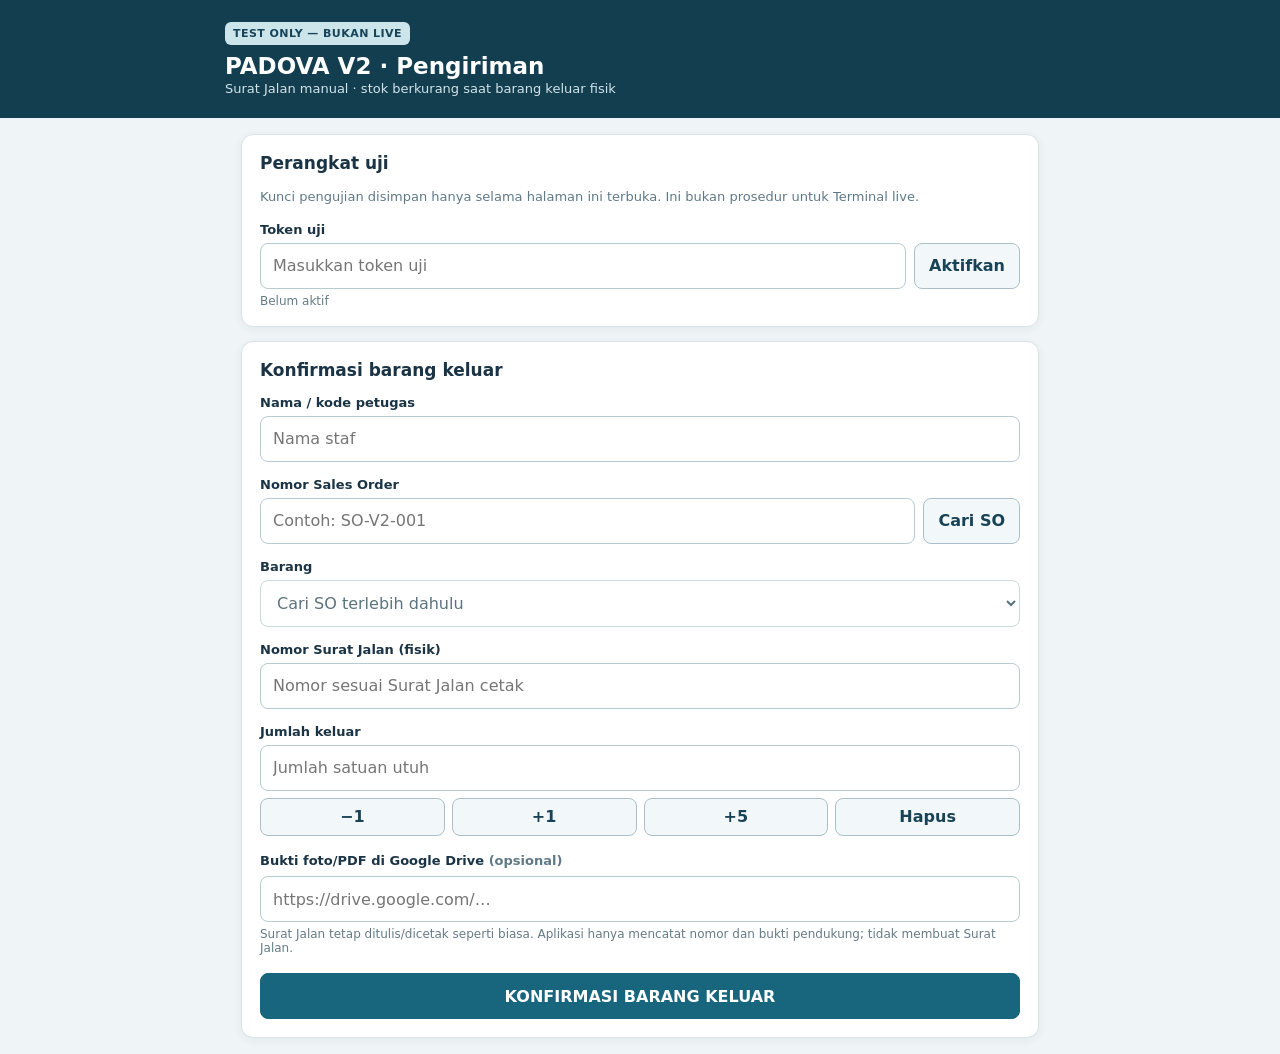
<file: v2-prototype/apps-script/PADOVA_V2_Dispatch_Staging.html>
<!doctype html>
<html lang="id">
<head>
  <base target="_top">
  <meta charset="utf-8">
  <meta name="viewport" content="width=device-width,initial-scale=1,viewport-fit=cover">
  <title>PADOVA V2 — Dispatch Staging</title>
  <style>
    :root{font-family:system-ui,-apple-system,sans-serif;color:#1a3445;background:#eff4f6}
    *{box-sizing:border-box}body{margin:0}header{background:#123e50;color:white;padding:22px 16px}
    header .inner,main{max-width:830px;margin:auto}h1{font-size:23px;margin:8px 0 2px}h2{font-size:17px;margin:0 0 14px}
    header p{margin:0;color:#d3e4e8;font-size:13px}.chip{display:inline-block;padding:5px 8px;border-radius:6px;background:#cbe5eb;color:#164357;font-size:11px;font-weight:800;letter-spacing:.04em}
    main{padding:16px;display:grid;gap:14px}.card{background:white;border:1px solid #d9e3e8;padding:18px;border-radius:12px;box-shadow:0 2px 8px #123e5010}
    label{font-weight:650;display:block;font-size:13px;margin:15px 0 6px}input,select{display:block;width:100%;border:1px solid #b6cbd2;border-radius:8px;background:white;color:#163948;font:inherit;font-size:16px;padding:12px;min-height:46px}
    input:focus,select:focus{outline:2px solid #6bb2c4;outline-offset:1px}button{font:inherit;border:1px solid #a9c0cb;background:#f2f8fa;color:#184357;border-radius:8px;padding:11px 14px;font-weight:700;cursor:pointer;min-height:46px}
    button.primary{background:#17667e;color:#fff;border-color:#17667e}button.warn{background:#9c432d;color:white;border-color:#9c432d}button:disabled{opacity:.48;cursor:not-allowed}
    .row{display:flex;gap:8px}.row input{flex:1;min-width:0}.muted{color:#607987;font-size:13px;line-height:1.5}.summary{background:#f1f8fa;border:1px solid #d4e9ec;border-radius:9px;padding:12px;margin-top:12px;font-size:13px;line-height:1.6}
    .qtytools{display:flex;gap:7px;margin-top:7px}.qtytools button{flex:1;padding:8px;min-height:38px}.actions{margin-top:18px}.actions button{width:100%}
    .status{white-space:pre-line;border-radius:9px;padding:12px;margin-top:12px;background:#e4f3e9;color:#175c3d;font-size:13px;display:none}
    .status.bad{background:#fce7e6;color:#8c1f18}.status.caution{background:#fff3d6;color:#7b5110}
    .pending{display:none;background:#fff5da;border:1px solid #e8d49a;padding:12px;border-radius:9px;margin-top:12px}
    table{width:100%;border-collapse:collapse;font-size:13px;margin-top:10px}td,th{border-bottom:1px solid #e5edf0;padding:8px 5px;text-align:left}th{color:#4d6875;font-weight:700}.scroll{overflow-x:auto}
    .toggle{display:flex;align-items:center;gap:9px;margin-top:14px;font-size:13px}.toggle input{width:20px;height:20px;min-height:0;margin:0}
    .hint{font-size:12px;color:#657b86;margin:5px 0 0}a{color:#17667e} [hidden]{display:none!important}
    @media(max-width:420px){main{padding:10px}.card{padding:14px}h1{font-size:20px}.row>button{white-space:nowrap}}
  </style>
</head>
<body>
<input id="ownerMode" type="hidden" value="<?= ownerMode ?>">
<header><div class="inner"><span class="chip">TEST ONLY — BUKAN LIVE</span><h1>PADOVA V2 · Pengiriman</h1><p>Surat Jalan manual · stok berkurang saat barang keluar fisik</p></div></header>
<main>
  <section class="card" id="authCard">
    <h2>Perangkat uji</h2>
    <p class="muted">Kunci pengujian disimpan hanya selama halaman ini terbuka. Ini bukan prosedur untuk Terminal live.</p>
    <label for="deviceToken">Token uji</label>
    <div class="row"><input id="deviceToken" type="password" autocomplete="off" placeholder="Masukkan token uji"><button id="activate" type="button">Aktifkan</button></div>
    <p class="hint" id="deviceState">Belum aktif</p>
  </section>
  <section class="card">
    <h2>Konfirmasi barang keluar</h2>
    <label for="staffId">Nama / kode petugas</label>
    <input id="staffId" autocomplete="off" placeholder="Nama staf">
    <label for="soNo">Nomor Sales Order</label>
    <div class="row"><input id="soNo" autocomplete="off" placeholder="Contoh: SO-V2-001"><button id="findSO" type="button">Cari SO</button></div>
    <div id="soSummary" class="summary" hidden aria-live="polite"></div>
    <label for="itemCode">Barang</label>
    <select id="itemCode" disabled><option value="">Cari SO terlebih dahulu</option></select>
    <div id="itemSummary" class="summary" hidden aria-live="polite"></div>
    <label for="sjNo">Nomor Surat Jalan (fisik)</label>
    <input id="sjNo" autocomplete="off" placeholder="Nomor sesuai Surat Jalan cetak">
    <label for="qty">Jumlah keluar</label>
    <input id="qty" type="number" inputmode="numeric" step="1" min="1" placeholder="Jumlah satuan utuh">
    <div class="qtytools"><button type="button" data-step="-1">−1</button><button type="button" data-step="1">+1</button><button type="button" data-step="5">+5</button><button type="button" id="clearQty">Hapus</button></div>
    <label for="evidence">Bukti foto/PDF di Google Drive <span class="muted">(opsional)</span></label>
    <input id="evidence" type="url" inputmode="url" autocomplete="off" placeholder="https://drive.google.com/…">
    <p class="hint">Surat Jalan tetap ditulis/dicetak seperti biasa. Aplikasi hanya mencatat nomor dan bukti pendukung; tidak membuat Surat Jalan.</p>
    <label class="toggle" id="overrideGroup"><input id="override" type="checkbox">Override reservasi SO lain (khusus owner)</label>
    <div class="actions"><button class="primary" id="confirmDispatch" type="button">KONFIRMASI BARANG KELUAR</button></div>
    <div id="status" class="status" role="status" aria-live="polite"></div>
    <div id="pending" class="pending"><p id="pendingDetail" class="muted"></p><div class="row"><button class="primary" id="retry" type="button">COBA LAGI</button><button id="discard" type="button">BATALKAN</button></div><p class="hint">Gunakan ID yang sama saat retry agar stok tidak berkurang dua kali.</p></div>
  </section>
  <section class="card" id="ownerPanel" hidden>
    <h2>Owner · stok tersedia & koreksi pengiriman</h2>
    <button id="refreshOwner" type="button">Refresh data</button>
    <p class="muted">Available = stok fisik − sisa pesanan dari SO berstatus Confirmed. Angka negatif menandakan kekurangan stok. Tidak ada harga di layar ini.</p>
    <div class="scroll"><table><thead><tr><th>Barang</th><th>Fisik</th><th>Reservasi</th><th>Available</th></tr></thead><tbody id="availabilityRows"></tbody></table></div>
    <label for="correctionDispatch">Catatan pengiriman yang perlu dikoreksi</label>
    <select id="correctionDispatch"><option value="">Pilih Surat Jalan / barang</option></select>
    <label for="correctionQty">Jumlah yang dikembalikan ke stok</label>
    <input id="correctionQty" type="number" inputmode="numeric" min="1" step="1" placeholder="Jumlah koreksi">
    <label for="correctionReason">Alasan koreksi</label>
    <input id="correctionReason" autocomplete="off" placeholder="Contoh: salah input kuantitas">
    <div class="actions"><button class="warn" id="correct" type="button">SIMPAN KOREKSI</button></div>
    <div id="correctionPending" class="pending"><p class="muted">Hasil koreksi belum pasti. Tekan retry dengan ID yang sama—jangan buat koreksi baru.</p><button id="retryCorrection" type="button">COBA LAGI KOREKSI</button></div>
    <div id="correctionStatus" class="status" aria-live="polite"></div>
  </section>
</main>
<script>
(() => {
  'use strict';
  const $=id=>document.getElementById(id);
  const OWNER_MODE=$('ownerMode').value==='true',PENDING_KEY='padova-v2-dispatch-pending-v1',CORRECTION_KEY='padova-v2-dispatch-correction-pending-v1';
  let deviceToken='',so=null,busy=false,pending=null,correctionPending=null,ownerData=null;
  try{pending=JSON.parse(sessionStorage.getItem(PENDING_KEY)||'null')}catch{pending=null}
  try{correctionPending=JSON.parse(sessionStorage.getItem(CORRECTION_KEY)||'null')}catch{correctionPending=null}
  $('authCard').hidden=OWNER_MODE;$('ownerPanel').hidden=!OWNER_MODE;$('overrideGroup').hidden=!OWNER_MODE;
  function message(id,txt,bad=false,caution=false){const el=$(id);el.textContent=txt;el.className='status'+(bad?' bad':caution?' caution':'');el.style.display='block'}
  function makeOption(value,txt){const op=document.createElement('option');op.value=value;op.textContent=txt;return op}
  function clearOptions(el,label){el.replaceChildren(makeOption('',label))}
  function enabled(){return OWNER_MODE||Boolean(deviceToken)}
  function blocked(){return busy||Boolean(pending)}
  function renderLock(){
    for(const id of ['staffId','soNo','sjNo','qty','evidence','override'])$(id).disabled=blocked();
    $('findSO').disabled=blocked();$('confirmDispatch').disabled=blocked();$('itemCode').disabled=blocked()||!so;
    document.querySelectorAll('[data-step]').forEach(b=>b.disabled=blocked());$('clearQty').disabled=blocked();
    $('retry').disabled=busy||!enabled();$('discard').disabled=busy;
  }
  function showPending(){
    $('pending').style.display=pending?'block':'none';
    $('pendingDetail').textContent=pending?`${pending.soNo} · ${pending.sjNo} · ${pending.itemCode} · ${pending.qty} ${pending.unit} · ID ${pending.requestId}`:'';
    renderLock();
  }
  function showCorrectionPending(){
    $('correctionPending').style.display=OWNER_MODE&&correctionPending?'block':'none';
    $('correct').disabled=busy||Boolean(correctionPending);
    $('retryCorrection').disabled=busy;
  }
  function rpc(body){return new Promise((resolve,reject)=>{
    if(!window.google?.script?.run){reject(Error('Buka melalui Apps Script staging.'));return}
    const method=OWNER_MODE?'v2OwnerApi':'v2StaffApi',payload=OWNER_MODE?body:{...body,deviceToken};
    google.script.run.withSuccessHandler(resolve).withFailureHandler(reject)[method](payload);
  })}
  function requireDevice(){if(!enabled())throw Error('Aktifkan token uji terlebih dahulu.')}
  function selected(){return so?.items.find(x=>x.itemCode===$('itemCode').value)}
  function renderItem(){
    const x=selected();$('itemSummary').hidden=!x;
    if(x)$('itemSummary').textContent=`Pesanan: ${x.ordered} ${x.unit} · Sudah keluar: ${x.shipped} · Sisa SO: ${x.remaining} · Stok fisik: ${x.onHand} · Bisa keluar tanpa override: ${x.dispatchable}`;
  }
  async function findSO(){
    try{
      requireDevice();if(pending)throw Error('Selesaikan transaksi tertunda terlebih dahulu.');
      const number=$('soNo').value.trim();if(!number)throw Error('Masukkan nomor SO.');
      busy=true;renderLock();const data=await rpc({action:'dispatchLookup',soNo:number});
      if(!data?.ok)throw Error(data?.message||'Sales Order tidak ditemukan');
      so=data;$('soSummary').hidden=false;$('soSummary').textContent=`${data.so.no} · ${data.so.customer||'Pelanggan'} · Status: ${data.so.status}`;
      clearOptions($('itemCode'),'Pilih barang');data.items.forEach(x=>$('itemCode').appendChild(makeOption(x.itemCode,`${x.itemName} · sisa ${x.remaining} ${x.unit}`)));
      if(data.items.length===1)$('itemCode').value=data.items[0].itemCode;
      renderItem();message('status',data.so.status==='CONFIRMED'?'SO ditemukan. Isi nomor Surat Jalan dan jumlah yang benar.':'SO belum Confirmed; tidak bisa dispatch.',false,data.so.status!=='CONFIRMED');
    }catch(e){so=null;$('soSummary').hidden=true;$('itemSummary').hidden=true;clearOptions($('itemCode'),'Cari SO terlebih dahulu');message('status',e.message||String(e),true)}
    finally{busy=false;renderLock()}
  }
  function clearForm(){
    so=null;for(const id of ['staffId','soNo','sjNo','qty','evidence'])$(id).value='';$('override').checked=false;
    $('soSummary').hidden=true;$('itemSummary').hidden=true;clearOptions($('itemCode'),'Cari SO terlebih dahulu');renderLock();
  }
  async function sendPending(){
    if(!pending)return;
    try{
      requireDevice();busy=true;renderLock();const r=await rpc(pending);
      if(!r?.ok)throw Error(r?.message||'Gagal menyimpan pengiriman');
      const msg=`Tersimpan: SJ ${pending.sjNo} · ${pending.qty} ${pending.unit} keluar. Stok fisik kini ${r.stockAfter}; sisa SO ${r.soRemaining}. ${r.duplicate?'ID lama dikenali, stok tidak dihitung dua kali. ':''}Siap untuk transaksi berikutnya.`;
      pending=null;sessionStorage.removeItem(PENDING_KEY);clearForm();message('status',msg);
      if(OWNER_MODE)await refreshOwner();
    }catch(e){message('status',`Belum pasti tersimpan: ${e.message||String(e)}. Tekan COBA LAGI memakai ID transaksi yang sama.`,false,true)}
    finally{busy=false;showPending()}
  }
  function submit(){
    try{
      requireDevice();if(pending)throw Error('Selesaikan transaksi tertunda.');
      const x=selected(),qty=Number($('qty').value),staffId=$('staffId').value.trim(),sjNo=$('sjNo').value.trim(),evidenceUrl=$('evidence').value.trim();
      if(!so||so.so.no!==$('soNo').value.trim())throw Error('Cari SO terlebih dahulu.');
      if(so.so.status!=='CONFIRMED')throw Error('SO harus Confirmed sebelum barang keluar.');
      if(!x)throw Error('Pilih barang dari SO.');
      if(!staffId||!sjNo)throw Error('Nama petugas dan nomor Surat Jalan wajib diisi.');
      if(!Number.isInteger(qty)||qty<=0)throw Error('Masukkan jumlah satuan utuh lebih dari nol.');
      if(qty>x.remaining)throw Error('Jumlah melebihi sisa pesanan.');
      if(qty>x.onHand)throw Error('Stok fisik tidak mencukupi.');
      if(qty>x.dispatchable&&!$('override').checked)throw Error('Barang sudah dipesan SO lain; minta owner untuk override.');
      pending={action:'dispatchConfirm',soNo:so.so.no,itemCode:x.itemCode,unit:x.unit,sjNo,qty,staffId,evidenceUrl,overrideReservation:OWNER_MODE&&$('override').checked,requestId:crypto.randomUUID()};
      sessionStorage.setItem(PENDING_KEY,JSON.stringify(pending));showPending();sendPending();
    }catch(e){message('status',e.message||String(e),true)}
  }
  async function refreshOwner(){
    if(!OWNER_MODE)return;
    const r=await rpc({action:'dispatchSnapshot'});if(!r?.ok)throw Error(r?.message||'Gagal memuat owner data');ownerData=r;
    const rows=$('availabilityRows');rows.replaceChildren();r.availability.forEach(a=>{
      const tr=document.createElement('tr');[`${a.itemName} (${a.unit})`,a.onHand,a.reserved,a.available].forEach(v=>{const td=document.createElement('td');td.textContent=String(v);tr.appendChild(td)});rows.appendChild(tr);
    });
    const dropdown=$('correctionDispatch');clearOptions(dropdown,'Pilih Surat Jalan / barang');
    r.dispatches.filter(d=>d.net>0).forEach(d=>dropdown.appendChild(makeOption(d.id,`${d.soNo} · ${d.sjNo} · ${d.itemCode}: ${d.net}/${d.qty} ${d.unit}`)));
  }
  async function sendCorrectionPending(){
    if(!correctionPending)return;
    try{
      if(busy)throw Error('Ada proses lain sedang berjalan.');
      busy=true;renderLock();showCorrectionPending();
      const r=await rpc(correctionPending);
      if(!r?.ok)throw Error(r?.message||'Koreksi gagal');
      const qty=correctionPending.qty;correctionPending=null;sessionStorage.removeItem(CORRECTION_KEY);
      $('correctionQty').value='';$('correctionReason').value='';message('correctionStatus',`Koreksi tersimpan. ${qty} kembali ke stok. Sisa net pengiriman: ${r.dispatchRemaining}. ${r.duplicate?'ID sebelumnya dikenali; stok tidak dihitung dua kali.':''}`);
      await refreshOwner();
    }catch(e){message('correctionStatus',`Hasil koreksi belum pasti: ${e.message||String(e)}. Tekan COBA LAGI KOREKSI dengan ID yang sama.`,false,true)}
    finally{busy=false;renderLock();showCorrectionPending()}
  }
  function correct(){
    try{
      if(correctionPending)throw Error('Selesaikan koreksi pending terlebih dahulu.');
      const id=$('correctionDispatch').value,qty=Number($('correctionQty').value),reason=$('correctionReason').value.trim();
      if(!id||!Number.isInteger(qty)||qty<=0||!reason)throw Error('Pilih pengiriman, jumlah koreksi, dan alasan.');
      correctionPending={action:'dispatchCorrect',dispatchId:id,qty,reason,staffId:'OWNER',requestId:crypto.randomUUID()};
      sessionStorage.setItem(CORRECTION_KEY,JSON.stringify(correctionPending));showCorrectionPending();sendCorrectionPending();
    }catch(e){message('correctionStatus',e.message||String(e),true)}
  }
  $('activate').onclick=()=>{deviceToken=$('deviceToken').value.trim();$('deviceToken').value='';$('deviceState').textContent=deviceToken?'Token aktif untuk halaman ini.':'Belum aktif';message('status',deviceToken?'Perangkat uji siap.':'Masukkan token uji.',!deviceToken);renderLock()};
  $('findSO').onclick=findSO;$('soNo').addEventListener('keydown',e=>{if(e.key==='Enter'){e.preventDefault();findSO()}});
  $('itemCode').onchange=renderItem;$('confirmDispatch').onclick=submit;
  $('qty').addEventListener('focus',e=>e.target.select());
  document.querySelectorAll('[data-step]').forEach(b=>b.onclick=()=>{const qty=Math.max(0,(Number($('qty').value)||0)+Number(b.dataset.step));$('qty').value=qty||'';$('qty').focus()});
  $('clearQty').onclick=()=>{$('qty').value='';$('qty').focus()};
  $('retry').onclick=sendPending;$('discard').onclick=()=>{if(!pending)return;if(!confirm('Batalkan pending? Pastikan dulu apakah pengiriman sudah dicatat.'))return;pending=null;sessionStorage.removeItem(PENDING_KEY);clearForm();showPending();message('status','Pending dibatalkan. Periksa Dispatches sebelum memasukkan ulang.',false,true)};
  $('refreshOwner').onclick=()=>refreshOwner().catch(e=>message('correctionStatus',e.message||String(e),true));$('correct').onclick=correct;$('retryCorrection').onclick=sendCorrectionPending;
  if(OWNER_MODE)refreshOwner().catch(e=>message('correctionStatus',e.message||String(e),true));
  if(pending)message('status','Ada pengiriman pending. Aktifkan perangkat dan tekan COBA LAGI.',false,true);
  if(OWNER_MODE&&correctionPending)message('correctionStatus','Ada koreksi pending. Tekan COBA LAGI KOREKSI dengan ID yang sama.',false,true);
  showPending();showCorrectionPending();
})();
</script>
</body>
</html>
</file>
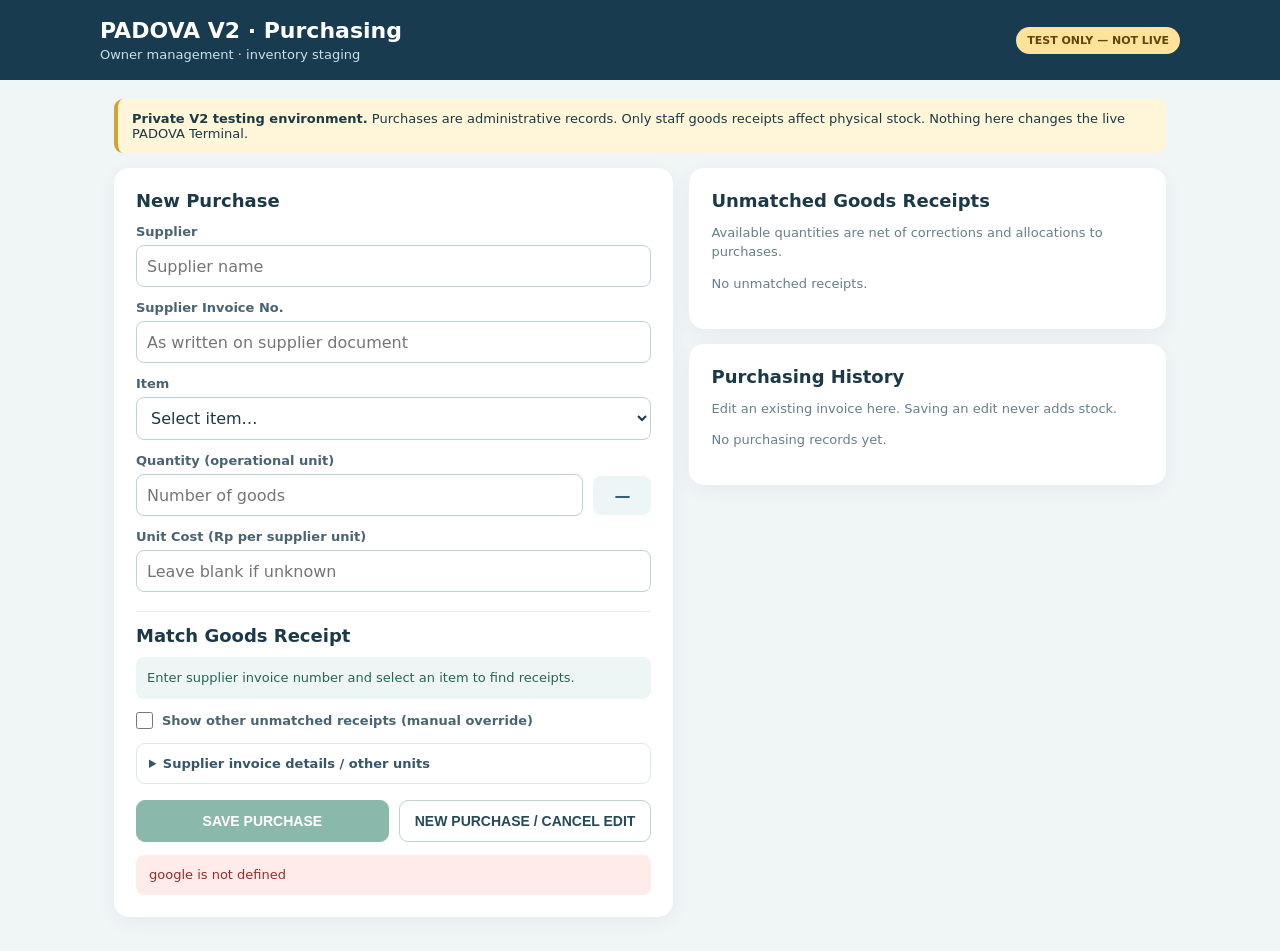
<file: v2-prototype/apps-script/PADOVA_V2_Owner_Staging.html>
<!doctype html>
<html lang="en">
<head>
  <meta charset="utf-8">
  <meta name="viewport" content="width=device-width, initial-scale=1">
  <title>PADOVA V2 — Owner Purchasing Staging</title>
  <style>
    :root{font-family:system-ui,-apple-system,Segoe UI,sans-serif;color:#1b3947;background:#f0f5f6}
    *{box-sizing:border-box}body{margin:0}header{background:#183b50;color:#fff;padding:18px 22px}
    .head{max-width:1080px;margin:auto;display:flex;align-items:center;justify-content:space-between;gap:14px}
    h1{font-size:22px;margin:0 0 4px}h2{font-size:18px;margin:0 0 11px}p{line-height:1.45}
    .sub{color:#c9e0e7;font-size:13px}.tag{color:#624509;background:#ffe39a;font-weight:800;font-size:11px;white-space:nowrap;border-radius:20px;padding:7px 11px}
    main{max-width:1080px;margin:19px auto;padding:0 14px}.warning{background:#fff5d9;border-left:4px solid #d6a332;border-radius:9px;padding:12px 14px;font-size:13px;margin-bottom:15px}
    .grid{display:grid;grid-template-columns:1.08fr .92fr;gap:16px;align-items:start}.card{padding:22px;background:#fff;border-radius:15px;box-shadow:0 5px 22px #14394c0c;margin-bottom:15px}
    label{display:block;font-size:13px;font-weight:750;color:#486372;margin:13px 0 6px}
    input,select,textarea{width:100%;min-height:42px;border:1px solid #bfd0d6;border-radius:8px;padding:10px;font:inherit;font-size:16px;background:#fff;color:#1b3947}
    input:focus,select:focus,textarea:focus{outline:2px solid #17755b40;border-color:#17755b}
    input[type=checkbox]{width:17px;min-height:17px;height:17px;accent-color:#17755b;margin:0;flex:none}
    button{border:1px solid #bfd0d6;background:#fff;border-radius:9px;padding:11px 13px;min-height:42px;font-size:14px;font-weight:750;color:#284958;cursor:pointer;touch-action:manipulation}
    button:disabled,input:disabled,select:disabled,textarea:disabled{opacity:.5;cursor:wait}
    button.primary{background:#17765a;color:white;border-color:#17765a}button.secondary{background:#edf5f4}
    .row{display:flex;gap:10px;align-items:center}.row>input,.row>select{flex:1;min-width:0}.actions{display:flex;gap:10px;margin-top:16px}.actions button{flex:1}
    .muted{color:#667f88;font-size:13px}.unit{font-weight:800;color:#336276;background:#edf5f6;border-radius:8px;padding:10px;min-width:58px;text-align:center}
    .section{margin:19px 0 0;border-top:1px solid #e0ebef;padding-top:13px}
    .hint{background:#edf6f5;color:#286453;padding:11px;border-radius:8px;font-size:13px;line-height:1.5;margin-top:8px}
    .hint.warn{background:#fff5dd;color:#765410}.hint.bad{background:#ffe9e8;color:#973b37}
    .receipt{display:flex;gap:10px;align-items:flex-start;background:#f7fafb;padding:11px;border:1px solid #dce8eb;border-radius:9px;margin-top:8px;cursor:pointer}
    .receipt strong{display:block;font-size:14px}.receipt small{display:block;color:#6c838c;margin-top:4px}.receipt .right{margin-left:auto;font-size:12px;color:#167156;white-space:nowrap;font-weight:750}
    .toggle{display:flex;align-items:center;gap:9px;font-size:13px;color:#496572;margin:13px 0 7px;cursor:pointer}
    details{border:1px solid #dce7eb;border-radius:9px;padding:12px;margin-top:14px}summary{font-weight:800;font-size:13px;cursor:pointer;color:#335768}
    .detailgrid{display:grid;grid-template-columns:1fr 1fr;gap:0 10px}.detailgrid label{margin-top:11px}
    .line{padding:12px 0;border-bottom:1px solid #e2ecef;display:flex;align-items:center;gap:10px;justify-content:space-between}
    .line:last-child{border-bottom:none}.line b{display:block;font-size:14px}.line small{display:block;color:#68808b;margin-top:3px;line-height:1.35}.line button{min-height:35px;padding:7px 10px;font-size:12px}
    .pill{display:inline-block;margin-top:6px;padding:5px 7px;border-radius:6px;background:#fff0c9;color:#805908;font-size:11px;font-weight:800}
    .pill.matched{background:#dcf3e8;color:#176748}.pill.partial{background:#fff0ce;color:#885903}
    .status{margin:13px 0 0;padding:11px 13px;background:#e4f5ed;color:#1c664c;border-radius:8px;white-space:pre-wrap;font-size:13px;line-height:1.45}
    .status.bad{background:#ffebea;color:#922f29}.status.warn{background:#fff4dc;color:#7a5805}
    .retry{background:#fff4dc;border-radius:10px;padding:10px;margin-top:10px;font-size:13px}.retry button{margin:5px 5px 0 0;min-height:36px}
    .hidden{display:none!important}#editNotice{background:#e1f3e9;color:#196448;padding:10px;border-radius:8px;font-size:13px;margin-bottom:10px}
    @media(max-width:780px){.grid{grid-template-columns:1fr}.card{padding:17px}header{padding:14px}.detailgrid{grid-template-columns:1fr 1fr}}
    @media(max-width:400px){.detailgrid{grid-template-columns:1fr}.actions{flex-direction:column}}
  </style>
</head>
<body>
  <header><div class="head"><div><h1>PADOVA V2 · Purchasing</h1><div class="sub">Owner management · inventory staging</div></div><span class="tag">TEST ONLY — NOT LIVE</span></div></header>
  <main>
    <div class="warning"><b>Private V2 testing environment.</b> Purchases are administrative records. Only staff goods receipts affect physical stock. Nothing here changes the live PADOVA Terminal.</div>
    <div class="grid">
      <section class="card">
        <h2 id="heading">New Purchase</h2>
        <div id="editNotice" class="hidden">Editing an existing purchase. Correct the invoice, quantity, or matching and save changes.</div>
        <label for="supplier">Supplier</label><input id="supplier" autocomplete="off" placeholder="Supplier name">
        <label for="invoice">Supplier Invoice No.</label><input id="invoice" autocomplete="off" placeholder="As written on supplier document">
        <label for="item">Item</label><select id="item"><option value="">Loading items…</option></select>
        <label for="stockQty">Quantity (operational unit)</label>
        <div class="row"><input id="stockQty" type="number" inputmode="decimal" step="any" min="0" placeholder="Number of goods"><span id="unit" class="unit">—</span></div>
        <label for="unitCost">Unit Cost (Rp per supplier unit)</label><input id="unitCost" type="number" inputmode="decimal" min="0" step="any" placeholder="Leave blank if unknown">

        <div class="section">
          <h2>Match Goods Receipt</h2>
          <div id="matchHint" class="hint">Enter the supplier invoice number and select an item to find receipts.</div>
          <div id="receiptOptions"></div>
          <div id="quantityNotice" class="muted" style="margin-top:9px"></div>
          <label class="toggle" for="showAll"><input type="checkbox" id="showAll"> Show other unmatched receipts (manual override)</label>
        </div>
        <details id="details"><summary>Supplier invoice details / other units</summary>
          <p class="muted">For example, staff record Dacron in balls while a supplier invoices in kilograms. Leave these blank when the units and quantities are the same.</p>
          <div class="detailgrid">
            <div><label for="supplierQty">Supplier invoice quantity</label><input type="number" id="supplierQty" inputmode="decimal" step="any" min="0" placeholder="Optional"></div>
            <div><label for="supplierUnit">Supplier invoice unit</label><input id="supplierUnit" placeholder="e.g. kg (optional)"></div>
            <div><label for="invoiceDate">Invoice date</label><input id="invoiceDate" type="date"></div>
            <div><label for="amountOverride">Invoice amount (override)</label><input id="amountOverride" type="number" inputmode="decimal" step="any" min="0" placeholder="Optional Rp"></div>
          </div>
          <label for="notes">Notes</label><textarea id="notes" rows="2" placeholder="Optional management note"></textarea>
        </details>
        <div class="actions"><button id="save" class="primary">SAVE PURCHASE</button><button id="new">NEW PURCHASE / CANCEL EDIT</button></div>
        <div id="status" class="status hidden" role="status"></div>
        <div id="pending" class="retry hidden"><strong id="pendingTitle">Saving purchase…</strong><p id="pendingHint">Please wait. The transaction ID protects against duplicate entries.</p><button id="retry">RETRY SAVE</button><button id="cancelPending">CLEAR PENDING SAVE</button></div>
      </section>
      <section>
        <div class="card"><h2>Unmatched Goods Receipts</h2><p class="muted">Available quantities are net of corrections and allocations to purchases.</p><div id="unmatched"></div></div>
        <div class="card"><h2>Purchasing History</h2><p class="muted">Edit an existing invoice here. Saving an edit never adds stock.</p><div id="history"></div></div>
      </section>
    </div>
  </main>
  <script>
  (()=>{
    'use strict';
    const $=id=>document.getElementById(id);
    const esc=s=>String(s??'').replace(/[&<>"']/g,c=>({'&':'&amp;','<':'&lt;','>':'&gt;','"':'&quot;',"'":'&#39;'}[c]));
    const ref=s=>String(s||'').trim().replace(/^'(?=[=+\-@])/,'').toUpperCase();
    const KEY='padova-v2-owner-pending-v1';
    let state={items:[],receipts:[],purchases:[]},editingId=null,manual=false,picked=new Set(),busy=false;
    let pending;try{pending=JSON.parse(sessionStorage.getItem(KEY)||'null')}catch{pending=null}
    function notify(message,type='ok'){$('status').textContent=message;$('status').className='status'+(type==='ok'?'':' '+type)}
    function rpc(body){return new Promise((resolve,reject)=>google.script.run.withSuccessHandler(resolve).withFailureHandler(reject).v2OwnerApi(body))}
    function current(){return state.purchases.find(p=>p.id===editingId)}
    function item(){return state.items.find(i=>i.code===$('item').value)}
    function ownQty(id){return current()?.allocations?.find(a=>a.receiptId===id)?.qty||0}
    function possible(r){return Math.max(0,Number(r.availableQty||0)+ownQty(r.id))}
    function qtySelected(){return [...picked].reduce((n,id)=>{const r=state.receipts.find(x=>x.id===id);return n+(r?possible(r):0)},0)}
    function commonRef(){const refs=[...picked].map(id=>state.receipts.find(r=>r.id===id)?.supplierDoc?.trim()).filter(Boolean);return refs.length===picked.size&&new Set(refs.map(ref)).size===1?refs[0]:null}
    function showBusy(){
      const disabled=busy||!!pending;
      document.querySelectorAll('input,select,textarea').forEach(e=>e.disabled=disabled);
      $('save').disabled=disabled||!state.items.length;
      $('new').disabled=disabled;
      $('retry').disabled=busy;$('cancelPending').disabled=busy;
      $('pendingTitle').textContent=busy?'Saving purchase…':'Save confirmation uncertain';
      $('pendingHint').textContent=busy?'Please wait. The transaction ID protects against duplicate entries.':'Retry using the same transaction ID to prevent duplicate purchases.';
      $('pending').classList.toggle('hidden',!pending);
    }
    function reset(){
      editingId=null;manual=false;picked.clear();
      ['supplier','invoice','stockQty','unitCost','supplierQty','supplierUnit','invoiceDate','amountOverride','notes'].forEach(id=>$(id).value='');
      $('item').value='';$('showAll').checked=false;$('details').open=false;
      $('heading').textContent='New Purchase';$('editNotice').classList.add('hidden');$('save').textContent='SAVE PURCHASE';
      render();
    }
    function edit(id){
      const p=state.purchases.find(x=>x.id===id);if(!p||pending)return;
      editingId=id;manual=p.mode==='MANUAL';picked=new Set((p.allocations||[]).map(a=>a.receiptId));
      $('supplier').value=p.supplier;$('invoice').value=p.invoice;$('item').value=p.itemCode;$('stockQty').value=p.stockQty;
      $('unitCost').value=p.unitCost===''?'':p.unitCost;
      $('supplierQty').value=p.supplierQty===p.stockQty&&p.supplierUnit===p.stockUnit?'':p.supplierQty;
      $('supplierUnit').value=p.supplierUnit===p.stockUnit?'':p.supplierUnit;
      $('invoiceDate').value=/^\d{4}-\d{2}-\d{2}$/.test(p.invoiceDate)?p.invoiceDate:'';
      $('amountOverride').value=p.invoiceAmount!==''&&Number(p.invoiceAmount)!==Number(p.supplierQty)*Number(p.unitCost)?p.invoiceAmount:'';
      $('notes').value=p.notes||'';
      $('details').open=!!($('supplierQty').value||$('supplierUnit').value||$('notes').value);
      $('heading').textContent='Edit Purchase';$('editNotice').classList.remove('hidden');$('save').textContent='SAVE CHANGES';
      render();$('heading').scrollIntoView({behavior:'smooth',block:'start'});
    }
    function useReceipt(id){
      const r=state.receipts.find(x=>x.id===id);if(!r||pending)return;
      reset();editingId=null;manual=true;picked=new Set([id]);
      $('item').value=r.itemCode;$('invoice').value=r.supplierDoc;$('stockQty').value=possible(r);
      $('heading').textContent='New Purchase';$('editNotice').classList.add('hidden');$('save').textContent='SAVE PURCHASE';
      render();$('heading').scrollIntoView({behavior:'smooth',block:'start'});
    }
    function reconcileQuantity(){
      const quantity=Number($('stockQty').value||0);
      const selected=manual?qtySelected():state.receipts.filter(r=>r.itemCode===$('item').value&&ref(r.supplierDoc)===ref($('invoice').value)).reduce((n,r)=>n+possible(r),0);
      $('quantityNotice').textContent=selected&&quantity&&selected!==quantity?`Receipt quantity ${selected} ${item()?.unit||''}; purchasing quantity ${quantity}. Difference: ${Math.abs(selected-quantity)}. This will be marked partially matched.`:'';
    }
    function render(){
      const selected=$('item').value;
      $('item').innerHTML='<option value="">Select item…</option>'+state.items.map(i=>`<option value="${esc(i.code)}">${esc(i.name)} (${esc(i.code)})</option>`).join('');
      $('item').value=state.items.some(i=>i.code===selected)?selected:'';
      $('unit').textContent=item()?.unit||'—';
      const doc=ref($('invoice').value),code=$('item').value;
      const matching=state.receipts.filter(r=>r.itemCode===code&&possible(r)>0&&doc&&ref(r.supplierDoc)===doc);
      const candidates=state.receipts.filter(r=>r.itemCode===code&&possible(r)>0&&($('showAll').checked||(doc&&ref(r.supplierDoc)===doc)||picked.has(r.id)));
      const hint=manual&&picked.size?`${picked.size} receipt(s) selected manually. The invoice reference and operational quantity were filled from your selection; you may override them.`:matching.length?`${matching.length} receipt(s) found for this invoice. Matching is automatic on save; tick receipts only to choose manually.`:'No receipt found under this invoice. You can save as Pending Matching, or show other receipts for manual matching.';
      $('matchHint').textContent=code&&doc?hint:'Enter supplier invoice number and select an item to find receipts.';
      $('matchHint').className='hint'+(code&&doc&&!matching.length&&!(manual&&picked.size)?' warn':'');
      $('receiptOptions').innerHTML=candidates.map(r=>`<label class="receipt"><input class="pick" type="checkbox" data-id="${esc(r.id)}" ${picked.has(r.id)?'checked':''}><span><strong>${esc(state.items.find(i=>i.code===r.itemCode)?.name||r.itemCode)} · ${esc(r.supplierDoc||'No reference')}</strong><small>Received by ${esc(r.recordedBy||'staff')} · ${r.netQty} ${esc(r.unit)} net received</small></span><span class="right">${possible(r)} ${esc(r.unit)}</span></label>`).join('');
      document.querySelectorAll('.pick').forEach(box=>box.onchange=()=>{
        manual=true;box.checked?picked.add(box.dataset.id):picked.delete(box.dataset.id);
        $('stockQty').value=picked.size?qtySelected():'';
        const common=commonRef();if(common)$('invoice').value=common;
        render();
      });
      reconcileQuantity();
      const unmatched=state.receipts.filter(r=>r.availableQty>0);
      $('unmatched').innerHTML=unmatched.length?unmatched.map(r=>`<div class="line"><span><b>${esc(state.items.find(i=>i.code===r.itemCode)?.name||r.itemCode)}</b><small>${esc(r.supplierDoc||'No reference')} · ${r.availableQty} ${esc(r.unit)} available</small></span><button data-use="${esc(r.id)}">Use</button></div>`).join(''):'<p class="muted">No unmatched receipts.</p>';
      document.querySelectorAll('[data-use]').forEach(b=>b.onclick=()=>useReceipt(b.dataset.use));
      $('history').innerHTML=state.purchases.length?[...state.purchases].reverse().map(p=>`<div class="line"><span><b>${esc(p.invoice)}</b><small>${esc(p.supplier)} · ${esc(state.items.find(i=>i.code===p.itemCode)?.name||p.itemCode)} · ${p.stockQty} ${esc(p.stockUnit)}</small><small>Matched: ${p.matchedQty} · ${p.invoiceAmount===''?'Cost pending':'Rp '+Number(p.invoiceAmount).toLocaleString('id-ID')}</small><span class="pill ${p.status==='MATCHED'?'matched':p.status==='PARTIALLY MATCHED'?'partial':''}">${esc(p.status)}</span></span><button data-edit="${esc(p.id)}">Edit</button></div>`).join(''):'<p class="muted">No purchasing records yet.</p>';
      document.querySelectorAll('[data-edit]').forEach(b=>b.onclick=()=>edit(b.dataset.edit));
      showBusy();
    }
    async function refresh(){
      try{busy=true;showBusy();const result=await rpc({action:'snapshot'});if(!result?.ok)throw Error(result?.message||'Could not load owner data');state=result;render();if(!pending)notify('Connected to V2 sandbox. Purchasing entries never change stock.');}
      catch(e){notify(e.message||String(e),'bad')}
      finally{busy=false;render();}
    }
    function payload(){
      return {action:'savePurchase',requestId:crypto.randomUUID(),purchaseId:editingId||'',supplier:$('supplier').value.trim(),invoice:$('invoice').value.trim(),invoiceDate:$('invoiceDate').value,
        itemCode:$('item').value,stockQty:$('stockQty').value,unitCost:$('unitCost').value,supplierQty:$('supplierQty').value,supplierUnit:$('supplierUnit').value.trim(),
        amountOverride:$('amountOverride').value,notes:$('notes').value.trim(),manualOverride:manual,receiptIds:manual?[...picked]:[]};
    }
    async function send(){
      if(!pending)return;
      try{busy=true;showBusy();const response=await rpc(pending);
        if(response?.ok===false){pending=null;sessionStorage.removeItem(KEY);notify(`Not saved: ${response.message||'Please review the details'}`,'bad');return;}
        if(!response?.ok)throw Error('The server did not confirm the save');
        const saved=response.purchases.find(p=>p.id===response.purchaseId);
        pending=null;sessionStorage.removeItem(KEY);state=response;reset();
        notify(`Saved invoice ${saved?.invoice||''}: ${saved?.status||'Recorded'}. Stock unchanged.${response.duplicate?' Existing request recognized; no duplicate entry.':''}\nReady for the next purchase.`);
      }catch(e){notify(`Save result uncertain: ${e.message||String(e)}. Check purchasing history or use RETRY SAVE with the same request ID.`,'warn')}
      finally{busy=false;render();}
    }
    $('save').onclick=()=>{try{if(pending)throw Error('Resolve the previous pending save first');pending=payload();sessionStorage.setItem(KEY,JSON.stringify(pending));send()}catch(e){notify(e.message||String(e),'bad')}};
    $('retry').onclick=send;
    $('cancelPending').onclick=()=>{if(!pending)return;if(!confirm('Clear this pending save? Check Purchasing History first so you do not enter the same invoice twice.'))return;pending=null;sessionStorage.removeItem(KEY);render();notify('Pending request cleared. Review purchasing history before saving again.','warn')};
    $('new').onclick=()=>{if(!pending){reset();notify('Ready for a new purchase.')}};
    $('item').onchange=()=>{manual=false;picked.clear();render()};
    $('invoice').oninput=()=>{manual=false;picked.clear();if(!$('stockQty').value){const matches=state.receipts.filter(r=>r.itemCode===$('item').value&&ref(r.supplierDoc)===ref($('invoice').value));if(matches.length)$('stockQty').value=matches.reduce((n,r)=>n+possible(r),0)}render()};
    $('showAll').onchange=render;$('stockQty').oninput=reconcileQuantity;
    if(pending)notify('There is a pending purchase save. Use RETRY SAVE to check whether it was recorded.','warn');
    refresh();
  })();
  </script>
</body>
</html>
</file>
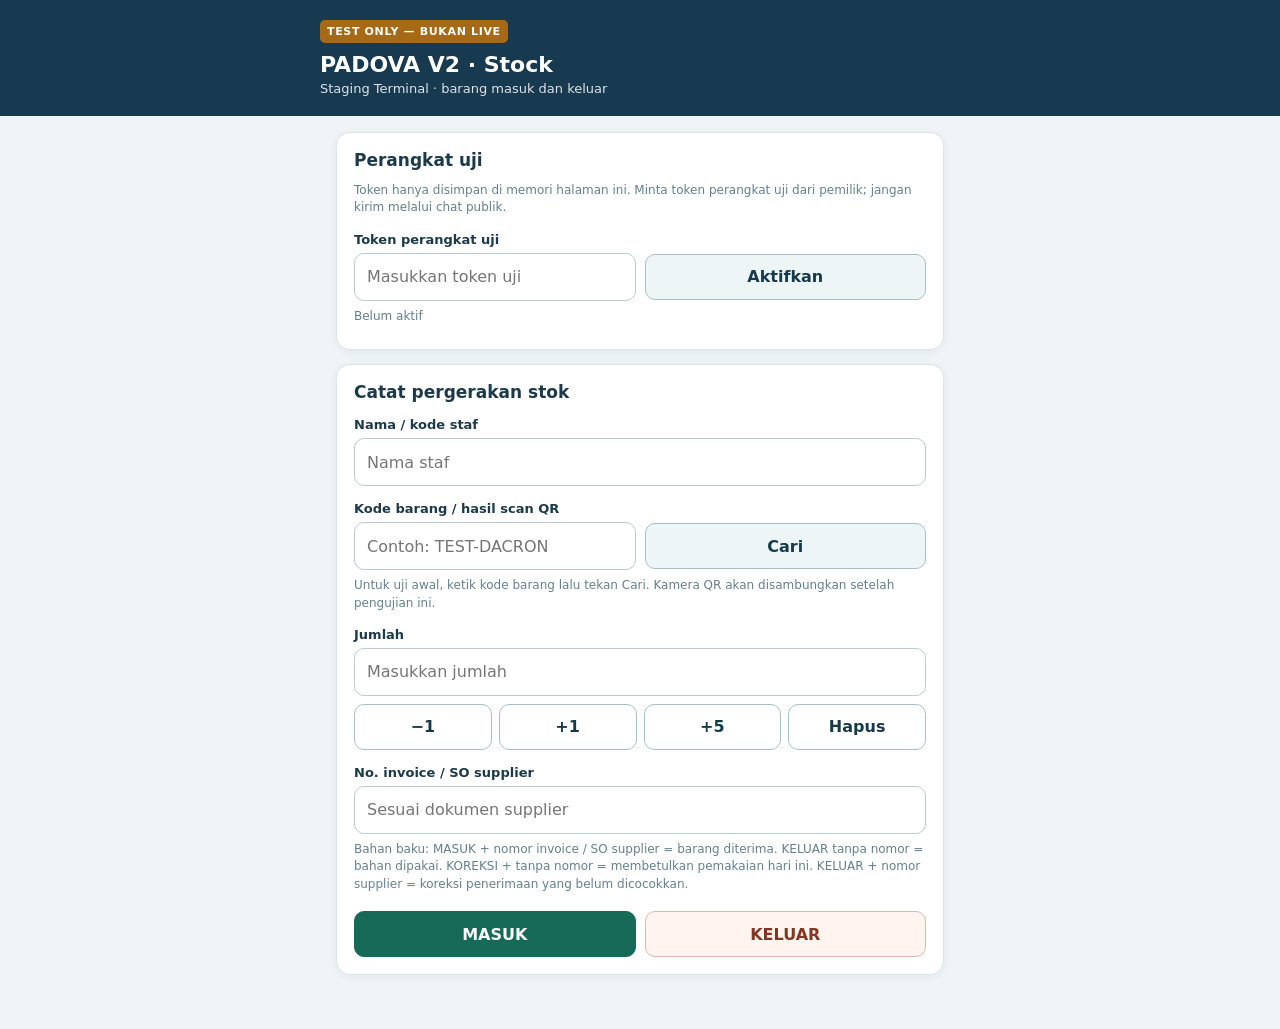
<file: v2-prototype/apps-script/PADOVA_V2_Staff_Staging.html>
<!doctype html>
<html lang="id">
<head>
  <base target="_top">
  <meta charset="utf-8">
  <meta name="viewport" content="width=device-width, initial-scale=1, viewport-fit=cover">
  <title>PADOVA V2 — Staff Staging</title>
  <style>
    :root { font-family:system-ui,-apple-system,sans-serif; color:#1c3a49; background:#eff4f6 }
    * { box-sizing:border-box }
    body { margin:0; padding-bottom:24px }
    header { background:#183a50; color:white; padding:20px 16px }
    header .inner,main { max-width:640px; margin:auto }
    header h1 { font-size:22px; margin:0 0 4px }
    header p { opacity:.86; margin:0; font-size:13px }
    main { padding:16px }
    .card { background:#fff; border:1px solid #dbe6eb; border-radius:14px; padding:17px; margin-bottom:14px; box-shadow:0 2px 8px #183a5010 }
    .card h2 { font-size:17px; margin:0 0 12px }
    label { display:block; margin:15px 0 6px; font-size:13px; font-weight:700 }
    input { display:block; width:100%; min-width:0; border:1px solid #b9cbd3; border-radius:10px; padding:12px; min-height:48px; font:inherit; color:#173446; background:white }
    input:focus { outline:3px solid #9cdae0; border-color:#137b87 }
    button { border:1px solid #a8c0cb; border-radius:10px; background:white; color:#153a4b; padding:12px; min-height:46px; font:inherit; font-weight:750; cursor:pointer }
    button:disabled { opacity:.48; cursor:default }
    button.primary { color:white; background:#176958; border-color:#176958 }
    button.out { color:#833721; background:#fff4ef; border-color:#dcb9aa }
    button.ghost { background:#eef5f7 }
    .row { display:flex; gap:9px; align-items:center }
    .row>* { flex:1; min-width:0 }
    .subtle { font-size:12px; color:#64808b; line-height:1.45; margin:7px 0 }
    .chip { display:inline-block; color:#fff; background:#a66a17; border-radius:5px; font-size:11px; font-weight:800; letter-spacing:.06em; padding:5px 7px; margin-bottom:9px }
    .item { display:none; background:#edf7f5; border:1px solid #bcdad4; border-radius:10px; padding:13px; margin-top:13px }
    .item b { display:block; font-size:18px }
    .item .stock { font-size:25px; font-weight:850; color:#106653; margin-top:4px }
    .qtytools { display:flex; gap:7px; margin-top:8px }
    .qtytools button { flex:1; padding:8px 4px }
    .actions { margin-top:18px; display:flex; gap:9px }
    .actions button { flex:1 }
    .status { display:none; margin-top:14px; padding:13px; border-radius:9px; font-size:14px; background:#ddf4e9; color:#17664a; line-height:1.45; white-space:pre-wrap }
    .status.bad { background:#fff0ea; color:#853f2a }
    .status.warn { background:#fff3d7; color:#77500b }
    .pending { display:none; margin-top:12px; padding:12px; background:#fff6df; border:1px solid #ead6a6; border-radius:9px }
    .pending p { font-size:13px; line-height:1.45; margin:0 0 10px }
    [hidden] { display:none!important }
    @media (max-width:400px) { main { padding:11px } .card { padding:14px } header h1 { font-size:19px } }
  </style>
</head>
<body>
<header><div class="inner"><span class="chip">TEST ONLY — BUKAN LIVE</span><h1>PADOVA V2 · Stock</h1><p>Staging Terminal · barang masuk dan keluar</p></div></header>
<main>
  <section class="card">
    <h2>Perangkat uji</h2>
    <p class="subtle">Token hanya disimpan di memori halaman ini. Minta token perangkat uji dari pemilik; jangan kirim melalui chat publik.</p>
    <label for="deviceToken">Token perangkat uji</label>
    <div class="row"><input id="deviceToken" type="password" autocomplete="off" placeholder="Masukkan token uji"><button id="applyToken" class="ghost" type="button">Aktifkan</button></div>
    <p class="subtle" id="deviceState">Belum aktif</p>
  </section>
  <section class="card">
    <h2>Catat pergerakan stok</h2>
    <label for="staffId">Nama / kode staf</label>
    <input id="staffId" autocomplete="off" placeholder="Nama staf">
    <label for="itemCode">Kode barang / hasil scan QR</label>
    <div class="row"><input id="itemCode" autocapitalize="characters" autocomplete="off" placeholder="Contoh: TEST-DACRON"><button id="lookup" class="ghost" type="button">Cari</button></div>
    <p class="subtle">Untuk uji awal, ketik kode barang lalu tekan Cari. Kamera QR akan disambungkan setelah pengujian ini.</p>
    <div id="itemCard" class="item" aria-live="polite"><b id="itemName"></b><span id="itemCodeLabel"></span><div class="stock"><span id="itemStock"></span> <small id="itemUnit"></small></div><span class="subtle">Stok saat ini di sandbox</span><p class="subtle" id="todayNote"></p></div>
    <label for="qty">Jumlah</label>
    <input id="qty" type="number" inputmode="decimal" min="0.001" step="any" placeholder="Masukkan jumlah">
    <div class="qtytools"><button type="button" data-step="-1">−1</button><button type="button" data-step="1">+1</button><button type="button" data-step="5">+5</button><button type="button" id="clearQty">Hapus</button></div>
    <div id="supplierDocGroup"><label for="supplierDoc">No. invoice / SO supplier</label>
    <input id="supplierDoc" autocomplete="off" placeholder="Sesuai dokumen supplier"></div>
    <p class="subtle" id="actionHint">Untuk bahan baku: MASUK dengan nomor dokumen supplier, KELUAR tanpa nomor dokumen untuk bahan dipakai.</p>
    <div class="actions"><button class="primary" id="stockIn" type="button">MASUK</button><button class="out" id="stockOut" type="button">KELUAR</button></div>
    <div id="status" class="status" role="status" aria-live="polite"></div>
    <div id="pending" class="pending"><p id="pendingDetail"></p><div class="row"><button id="retry" class="primary" type="button">COBA LAGI</button><button id="discard" type="button">BATALKAN</button></div><p class="subtle">Coba lagi menggunakan ID transaksi yang sama, jadi stok tidak terhitung dua kali. Batalkan hanya setelah memastikan catatan di sandbox.</p></div>
  </section>
</main>
<script>
(() => {
  'use strict';
  const $ = id => document.getElementById(id);
  const PENDING_KEY = 'padova-v2-staff-staging-pending-v1';
  let deviceToken = '', currentItem = null, busy = false, pending = null;
  try { pending = JSON.parse(sessionStorage.getItem(PENDING_KEY)||'null'); } catch { pending = null; }
  function status(message, kind='ok') { const e=$('status'); e.textContent=message; e.className='status'+(kind==='error'?' bad':kind==='warn'?' warn':''); e.style.display='block'; }
  function renderPending() {
    $('pending').style.display=pending?'block':'none';
    $('pendingDetail').textContent=pending?`${pending.action==='stockIn'?'MASUK':'KELUAR'} ${pending.qty} × ${pending.itemCode} · ${pending.supplierDoc||'tanpa nomor dokumen'} · ID ${pending.requestId}`:'';
    renderDisabled();
  }
  function renderDisabled() {
    const locked=busy||Boolean(pending);
    $('lookup').disabled=locked; $('stockIn').disabled=locked; $('stockOut').disabled=locked;
    $('retry').disabled=busy||!deviceToken; $('discard').disabled=busy;
    for(const id of ['staffId','itemCode','qty','supplierDoc'])$(id).disabled=locked;
    document.querySelectorAll('[data-step]').forEach(b=>b.disabled=locked);
    $('clearQty').disabled=locked;
  }
  function renderItemActions() {
    const finished=currentItem?.type==='FINISHED_GOODS';
    $('supplierDocGroup').hidden=finished;
    if(finished)$('supplierDoc').value='';
    $('qty').step=finished?'1':'any';$('qty').min=finished?'1':'0.001';
    $('stockIn').textContent=!finished&&currentItem?.type==='RAW_MATERIAL'&&!$('supplierDoc').value.trim()&&currentItem.todayQty>0?'KOREKSI +':'MASUK';
    $('stockOut').textContent=finished?'KOREKSI −':'KELUAR';
    $('actionHint').textContent=finished
      ?'Barang jadi: MASUK untuk hasil produksi yang sudah selesai dan dikemas. KOREKSI − hanya untuk membetulkan catatan hari ini. Pengiriman akan dikurangi otomatis melalui dispatch.'
      :'Bahan baku: MASUK + nomor invoice / SO supplier = barang diterima. KELUAR tanpa nomor = bahan dipakai. KOREKSI + tanpa nomor = membetulkan pemakaian hari ini. KELUAR + nomor supplier = koreksi penerimaan yang belum dicocokkan.';
  }
  function runServer(payload) {
    return new Promise((resolve,reject) => {
      if(!window.google?.script?.run){ reject(Error('Buka halaman ini melalui Apps Script test deployment.')); return; }
      google.script.run.withSuccessHandler(resolve).withFailureHandler(reject).v2StaffApi(payload);
    });
  }
  function ensureDevice(){ if(!deviceToken)throw Error('Aktifkan token perangkat uji terlebih dahulu.'); }
  async function lookup() {
    try {
      ensureDevice(); if(pending)throw Error('Selesaikan transaksi tertunda terlebih dahulu.');
      const code=$('itemCode').value.trim(); if(!code)throw Error('Masukkan kode barang.');
      busy=true;renderDisabled();
      const result=await runServer({action:'itemLookup',itemCode:code,deviceToken});
      if(!result?.ok)throw Error(result?.message||'Barang tidak ditemukan.');
      currentItem={code:result.itemCode,name:result.itemName,type:result.itemType,unit:result.unit,todayQty:Number(result.todayQty)||0};
      $('itemName').textContent=result.itemName; $('itemCodeLabel').textContent=result.itemCode;
      $('itemStock').textContent=result.stockAfter; $('itemUnit').textContent=result.unit;
      $('todayNote').textContent=(result.itemType==='FINISHED_GOODS'?'Selesai & dikemas hari ini: ':'Bahan dipakai hari ini: ')+(Number(result.todayQty)||0)+' '+result.unit;
      renderItemActions();
      $('itemCard').style.display='block';
      status('Barang ditemukan. Masukkan jumlah dan pilih MASUK atau KELUAR.');
      $('qty').focus();
    } catch(err) { currentItem=null;$('itemCard').style.display='none';status(err.message||String(err),'error'); }
    finally { busy=false;renderDisabled(); }
  }
  function resetEntry() {
    currentItem=null;$('itemCard').style.display='none';
    for(const id of ['staffId','itemCode','qty','supplierDoc'])$(id).value='';
    renderItemActions();
  }
  async function sendPending() {
    if(!pending)return;
    try {
      ensureDevice();busy=true;renderDisabled();
      const response=await runServer({...pending,deviceToken});
      if(!response?.ok)throw Error(response?.message||'Gagal mencatat stok.');
      const label=pending.itemType==='FINISHED_GOODS'?(pending.action==='stockIn'?'PRODUKSI SELESAI':'KOREKSI PRODUKSI'):
        response.movementType==='MATERIAL_ISSUE_CORRECTION_IN'?'KOREKSI PEMAKAIAN':(pending.action==='stockIn'?'MASUK':'KELUAR');
      const message=`Tersimpan: ${label} ${pending.qty} ${pending.unit||currentItem?.unit||''}. Stok sekarang ${response.stockAfter}. ${response.duplicate?'Permintaan lama dikenali; stok tidak dihitung dua kali.':''}\nSiap untuk transaksi berikutnya.`;
      pending=null;sessionStorage.removeItem(PENDING_KEY);resetEntry();status(message);
    } catch(err) { status(`Belum dapat memastikan hasil transaksi: ${err.message||String(err)}. Gunakan COBA LAGI dengan ID transaksi yang sama.`, 'warn'); }
    finally { busy=false;renderPending(); }
  }
  function submit(action) {
    try {
      ensureDevice();if(pending)throw Error('Selesaikan transaksi tertunda terlebih dahulu.');
      if(!currentItem||$('itemCode').value.trim().toUpperCase()!==currentItem.code.toUpperCase())throw Error('Cari dan konfirmasi barang terlebih dahulu.');
      const qty=Number($('qty').value),staffId=$('staffId').value.trim(),supplierDoc=$('supplierDoc').value.trim();
      if(!Number.isFinite(qty)||qty<=0)throw Error('Jumlah harus lebih besar dari nol.');
      if(currentItem.type==='FINISHED_GOODS'&&!Number.isInteger(qty))throw Error('Barang jadi harus dicatat dalam jumlah satuan utuh.');
      if(currentItem.type==='RAW_MATERIAL'&&action==='stockIn'&&!supplierDoc&&qty>currentItem.todayQty)throw Error('Untuk penerimaan, masukkan nomor invoice / SO supplier. Koreksi tanpa nomor hanya sebanyak bahan dipakai hari ini.');
      if(!staffId)throw Error('Nama atau kode staf wajib diisi.');
      pending={action,itemCode:currentItem.code,itemType:currentItem.type,unit:currentItem.unit,qty,staffId,supplierDoc,requestId:crypto.randomUUID()};
      sessionStorage.setItem(PENDING_KEY,JSON.stringify(pending));renderPending();sendPending();
    } catch(err) { status(err.message||String(err),'error'); }
  }
  $('applyToken').onclick=()=>{ deviceToken=$('deviceToken').value.trim();$('deviceToken').value='';$('deviceState').textContent=deviceToken?'Token tersedia untuk sesi ini.':'Belum aktif';status(deviceToken?'Perangkat uji siap.':'Token tidak boleh kosong.',deviceToken?'ok':'error');renderDisabled();};
  $('lookup').onclick=lookup;
  $('itemCode').addEventListener('keydown',event=>{if(event.key==='Enter'){event.preventDefault();lookup();}});
  $('qty').addEventListener('focus',event=>event.target.select());
  document.querySelectorAll('[data-step]').forEach(button=>button.onclick=()=>{const value=Math.max(0,(Number($('qty').value)||0)+Number(button.dataset.step));$('qty').value=value||'';$('qty').focus();});
  $('clearQty').onclick=()=>{$('qty').value='';$('qty').focus();};
  $('supplierDoc').addEventListener('input',renderItemActions);
  $('stockIn').onclick=()=>submit('stockIn');$('stockOut').onclick=()=>submit('stockOut');
  $('retry').onclick=sendPending;
  $('discard').onclick=()=>{if(!pending)return;if(!confirm('Batalkan permintaan yang tertunda? Pastikan dulu apakah pergerakan sudah tercatat di sandbox.'))return;pending=null;sessionStorage.removeItem(PENDING_KEY);resetEntry();renderPending();status('Permintaan tertunda dibatalkan. Periksa histori stok bila hasil sebelumnya tidak pasti.','warn');};
  if(pending)status('Ada transaksi tertunda dari sesi ini. Aktifkan token dan pilih COBA LAGI.','warn');
  renderItemActions();
  renderPending();
})();
</script>
</body>
</html>
</file>
<file: style.css>
*{
margin:0;
padding:0;
box-sizing:border-box;
font-family:Arial,sans-serif;
}


body{
background:#F7F3EE;
}


[hidden]{
display:none!important;
}


.page{
display:none;
min-height:100vh;
padding:25px;
justify-content:center;
align-items:center;
}


.page.active{
display:flex;
}


.container{
width:100%;
max-width:650px;
margin:auto;
text-align:center;
}


.logo{
display:block;
width:100%;
max-width:380px;
margin:0 auto 25px;
user-select:none;
}


.tagline{
margin-bottom:45px;
font-size:18px;
line-height:1.6;
color:#666;
}


.card{
background:#fff;
border-radius:24px;
padding:34px;
margin-bottom:22px;
box-shadow:0 10px 25px rgba(0,0,0,.08);
cursor:pointer;
transition:.2s;
}


.card:hover{
transform:translateY(-3px);
}


.activeCard{
border:4px solid #EC7A68;
}


.disabled{
opacity:.45;
pointer-events:none;
}


.icon{
font-size:54px;
margin-bottom:15px;
}


.title{
font-size:30px;
font-weight:bold;
color:#444;
}


.subtitle{
margin-top:8px;
color:#999;
}


.version{
margin-top:35px;
font-size:14px;
color:#999;
}


.back{
display:inline-block;
margin-bottom:35px;
font-size:18px;
font-weight:bold;
color:#EC7A68;
cursor:pointer;
}


h1{
margin-bottom:30px;
color:#444;
}


p{
font-size:20px;
color:#666;
}


.cameraBox{
margin-top:35px;
height:380px;
border:4px solid #EC7A68;
border-radius:24px;
position:relative;
overflow:hidden;
display:flex;
justify-content:center;
align-items:center;
background:#fff;
}


.cameraPreview{
width:100%;
height:100%;
object-fit:cover;
display:none;
background:#222;
}


.cameraPreview.active{
display:block;
}


.cameraFallback{
position:absolute;
inset:0;
display:flex;
justify-content:center;
align-items:center;
font-size:90px;
background:#fff;
}


.cameraFallback.hidden{
display:none;
}


.countdownOverlay{
position:absolute;
inset:0;
display:flex;
justify-content:center;
align-items:center;
font-size:110px;
font-weight:bold;
color:#fff;
background:rgba(0,0,0,.45);
z-index:2;
}


.cameraStatus{
margin-top:18px;
font-size:17px;
color:#888;
line-height:1.6;
}


.cameraStatus.error{
color:#EC7A68;
font-weight:bold;
}


.qrResult{
margin-top:22px;
padding:22px;
border-radius:24px;
background:#fff;
border:4px solid #EC7A68;
box-shadow:0 10px 25px rgba(0,0,0,.08);
}


.qrLabel{
font-size:16px;
font-weight:bold;
color:#888;
text-transform:uppercase;
letter-spacing:0;
margin-bottom:8px;
}


.qrEmployeeId{
font-size:34px;
font-weight:bold;
color:#444;
}


.attendanceActionBlock{
margin-top:20px;
padding-top:20px;
border-top:2px solid #F1E4DE;
}


.attendanceAction{
font-size:40px;
font-weight:bold;
color:#EC7A68;
}


.attendanceNote{
margin-top:8px;
font-size:17px;
color:#666;
line-height:1.5;
}


.workflowPanel{
margin-top:35px;
padding:28px;
border-radius:24px;
background:#fff;
border:4px solid #EC7A68;
box-shadow:0 10px 25px rgba(0,0,0,.08);
}


.workflowName{
font-size:28px;
font-weight:bold;
color:#444;
margin-bottom:16px;
}


.workflowName:empty{
display:none;
}


.workflowTitle{
font-size:30px;
font-weight:bold;
color:#EC7A68;
line-height:1.35;
margin-bottom:18px;
}


.workflowText{
font-size:21px;
color:#555;
line-height:1.6;
white-space:pre-line;
}
.instruction{


margin-top:15px;


font-size:24px;


font-weight:bold;


color:#444;


line-height:1.5;


}


.hint{


margin-top:18px;


font-size:17px;


color:#888;


line-height:1.6;


}


.primaryButton,
.secondaryButton{
width:100%;
border:0;
border-radius:24px;
padding:20px 24px;
font-size:22px;
font-weight:bold;
cursor:pointer;
margin-top:18px;
}


.primaryButton{
background:#EC7A68;
color:#fff;
}


.secondaryButton{
background:#fff;
color:#EC7A68;
border:3px solid #EC7A68;
}


.adminSectionHeader{
margin-bottom:22px;
}


.qrFormPanel{
margin-top:28px;
padding:28px;
border-radius:24px;
background:#fff;
box-shadow:0 10px 25px rgba(0,0,0,.08);
text-align:left;
}


.formLabel{
display:block;
margin:18px 0 8px;
font-size:18px;
font-weight:bold;
color:#444;
}


.formInput{
width:100%;
border:3px solid #E7D8D1;
border-radius:18px;
padding:18px;
font-size:24px;
color:#444;
background:#fff;
}


.formInput:focus{
outline:none;
border-color:#EC7A68;
}


.qrPreviewPanel{
margin-top:26px;
padding-top:24px;
border-top:2px solid #F1E4DE;
text-align:center;
}


.qrPreviewCanvas{
width:100%;
max-width:320px;
height:auto;
background:#fff;
border:3px solid #F1E4DE;
border-radius:18px;
padding:16px;
}


.qrPreviewLabel{
margin-top:14px;
font-size:28px;
font-weight:bold;
color:#444;
word-break:break-word;
}


.pinModal{
position:fixed;
inset:0;
z-index:10;
display:flex;
align-items:center;
justify-content:center;
background:rgba(0,0,0,.35);
padding:25px;
}


.pinDialog{
width:100%;
max-width:420px;
padding:30px;
border-radius:24px;
background:#F7F3EE;
text-align:center;
box-shadow:0 20px 45px rgba(0,0,0,.22);
}


.pinDialog h2{
font-size:28px;
color:#444;
margin-bottom:22px;
}


.pinInput{
width:100%;
border:4px solid #EC7A68;
border-radius:24px;
padding:20px;
font-size:34px;
font-weight:bold;
text-align:center;
letter-spacing:0;
color:#444;
background:#fff;
}


.pinInput:focus{
outline:none;
}


.pinError{
margin-top:16px;
font-size:18px;
font-weight:bold;
color:#EC7A68;
}


.pinActions{
display:grid;
grid-template-columns:1fr 1fr;
gap:14px;
margin-top:10px;
}


.pinActions .primaryButton,
.pinActions .secondaryButton{
margin-top:18px;
padding:18px;
font-size:20px;
}


.stockItemPanel{
margin-top:28px;
padding:28px;
border-radius:24px;
background:#fff;
box-shadow:0 10px 25px rgba(0,0,0,.08);
text-align:center;
}


.stockItemName{
font-size:34px;
font-weight:bold;
color:#444;
line-height:1.25;
text-transform:uppercase;
}


.stockItemSku{
margin-top:10px;
font-size:24px;
font-weight:bold;
color:#888;
word-break:break-word;
}


.stockCurrentBlock{
margin-top:22px;
padding-top:22px;
border-top:2px solid #F1E4DE;
}


.stockCurrentQty{
font-size:44px;
font-weight:bold;
color:#EC7A68;
}


.stockQuantityBox{
margin-top:24px;
padding:22px;
border-radius:24px;
background:#F7F3EE;
}


.stockQuantityValue{
display:inline-flex;
align-items:center;
justify-content:center;
min-width:0;
min-height:100%;
padding:10px 28px;
border:3px solid #E7D8D2;
border-radius:22px;
background:#fff;
font-size:78px;
font-weight:bold;
color:#444;
line-height:1;
margin:0;
text-align:center;
grid-column:2;
grid-row:1 / 4;
}


.stockQuantityControls{
display:grid;
grid-template-columns:minmax(88px,120px) minmax(190px,260px) minmax(88px,120px);
grid-template-rows:repeat(3,86px);
gap:14px 22px;
max-width:560px;
margin:0 auto;
align-items:stretch;
justify-content:center;
}


.quantityButton{
border:3px solid #EC7A68;
border-radius:18px;
padding:0 8px;
font-size:24px;
font-weight:bold;
color:#EC7A68;
background:#fff;
cursor:pointer;
touch-action:none;
user-select:none;
display:flex;
align-items:center;
justify-content:center;
min-height:86px;
}


.stockQuantityControls .quantityButton:nth-child(1){
grid-column:1;
grid-row:3;
}


.stockQuantityControls .quantityButton:nth-child(2){
grid-column:1;
grid-row:2;
}


.stockQuantityControls .quantityButton:nth-child(3){
grid-column:1;
grid-row:1;
}


.stockQuantityControls .quantityButton:nth-child(5){
grid-column:3;
grid-row:1;
}


.stockQuantityControls .quantityButton:nth-child(6){
grid-column:3;
grid-row:2;
}


.stockQuantityControls .quantityButton:nth-child(7){
grid-column:3;
grid-row:3;
}


.stockActionGrid{
display:grid;
grid-template-columns:1fr 1fr;
gap:16px;
margin-top:24px;
}


.stockActionButton{
border:0;
border-radius:24px;
padding:24px 12px;
font-size:26px;
font-weight:bold;
color:#fff;
cursor:pointer;
}


.stockInButton{
background:#2F9E44;
}


.stockOutButton{
background:#D64545;
}


#stockStatus{
white-space:pre-line;
}
</file>
